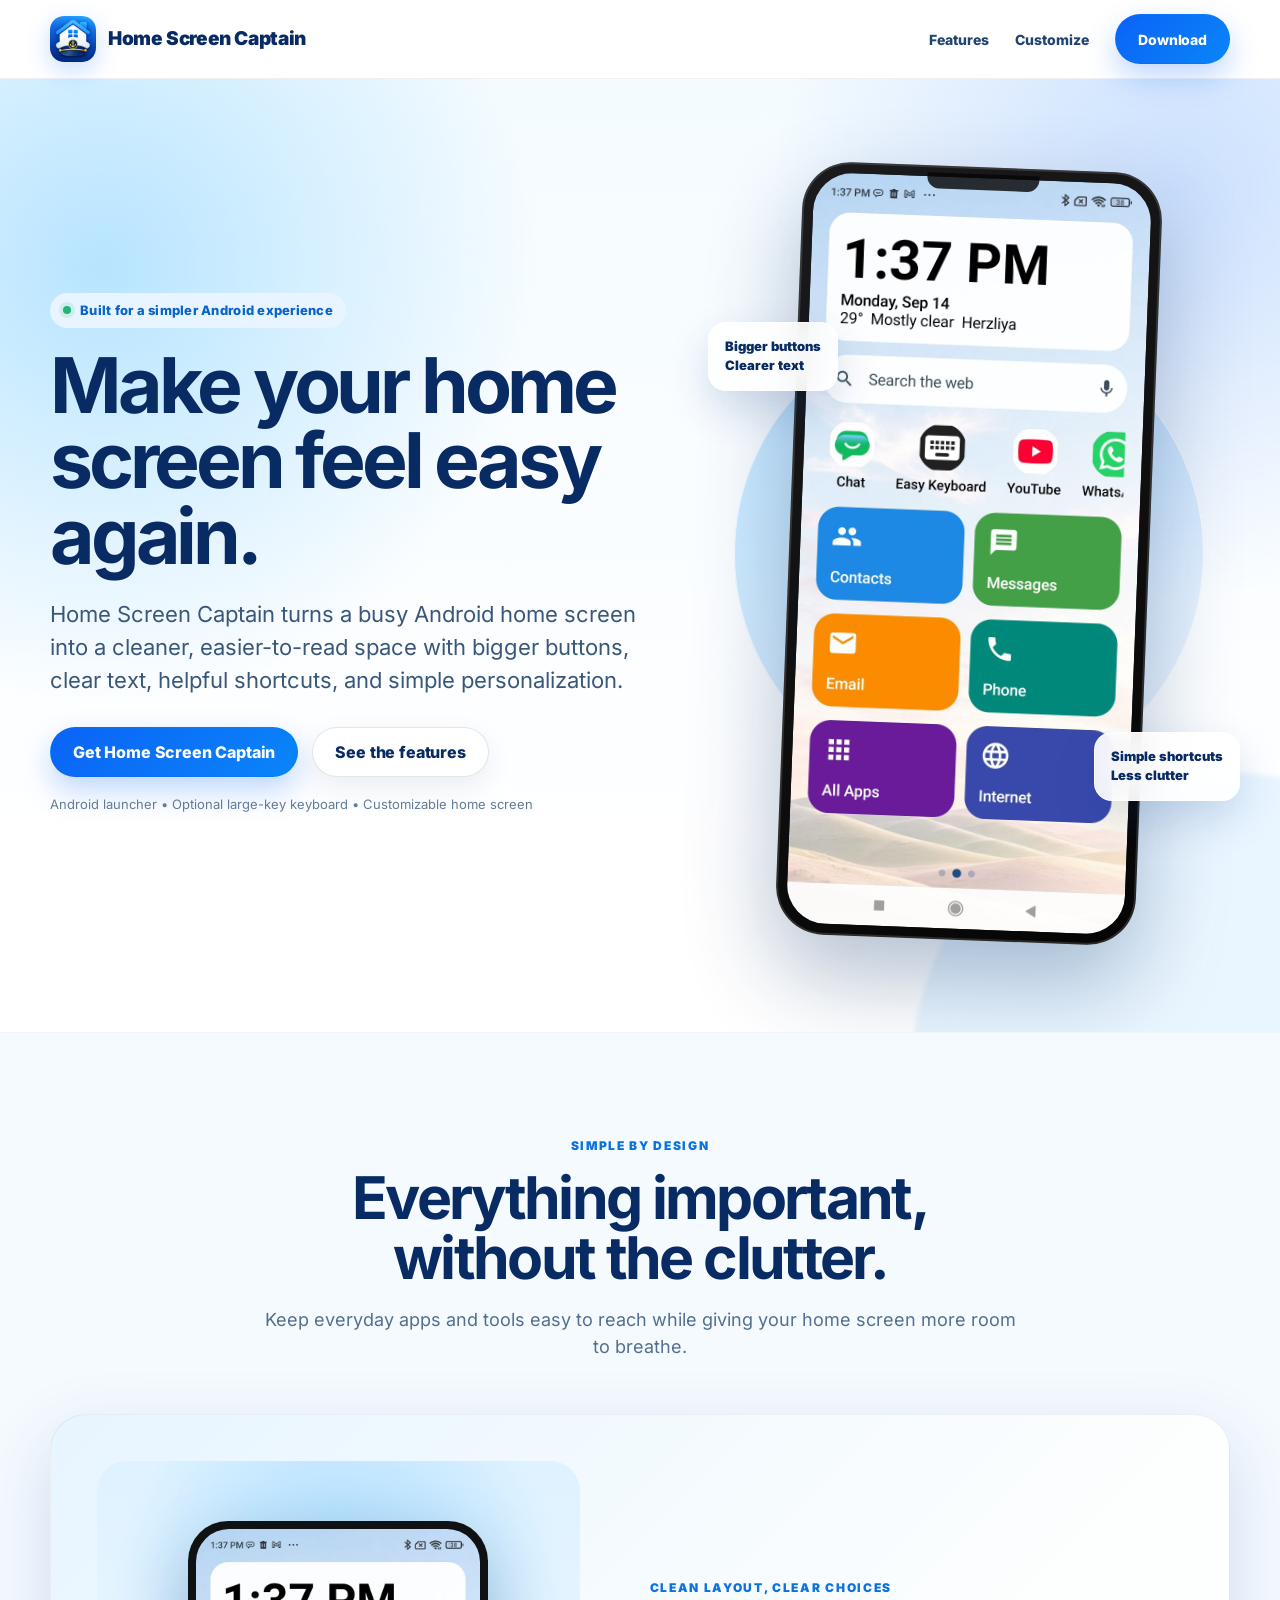
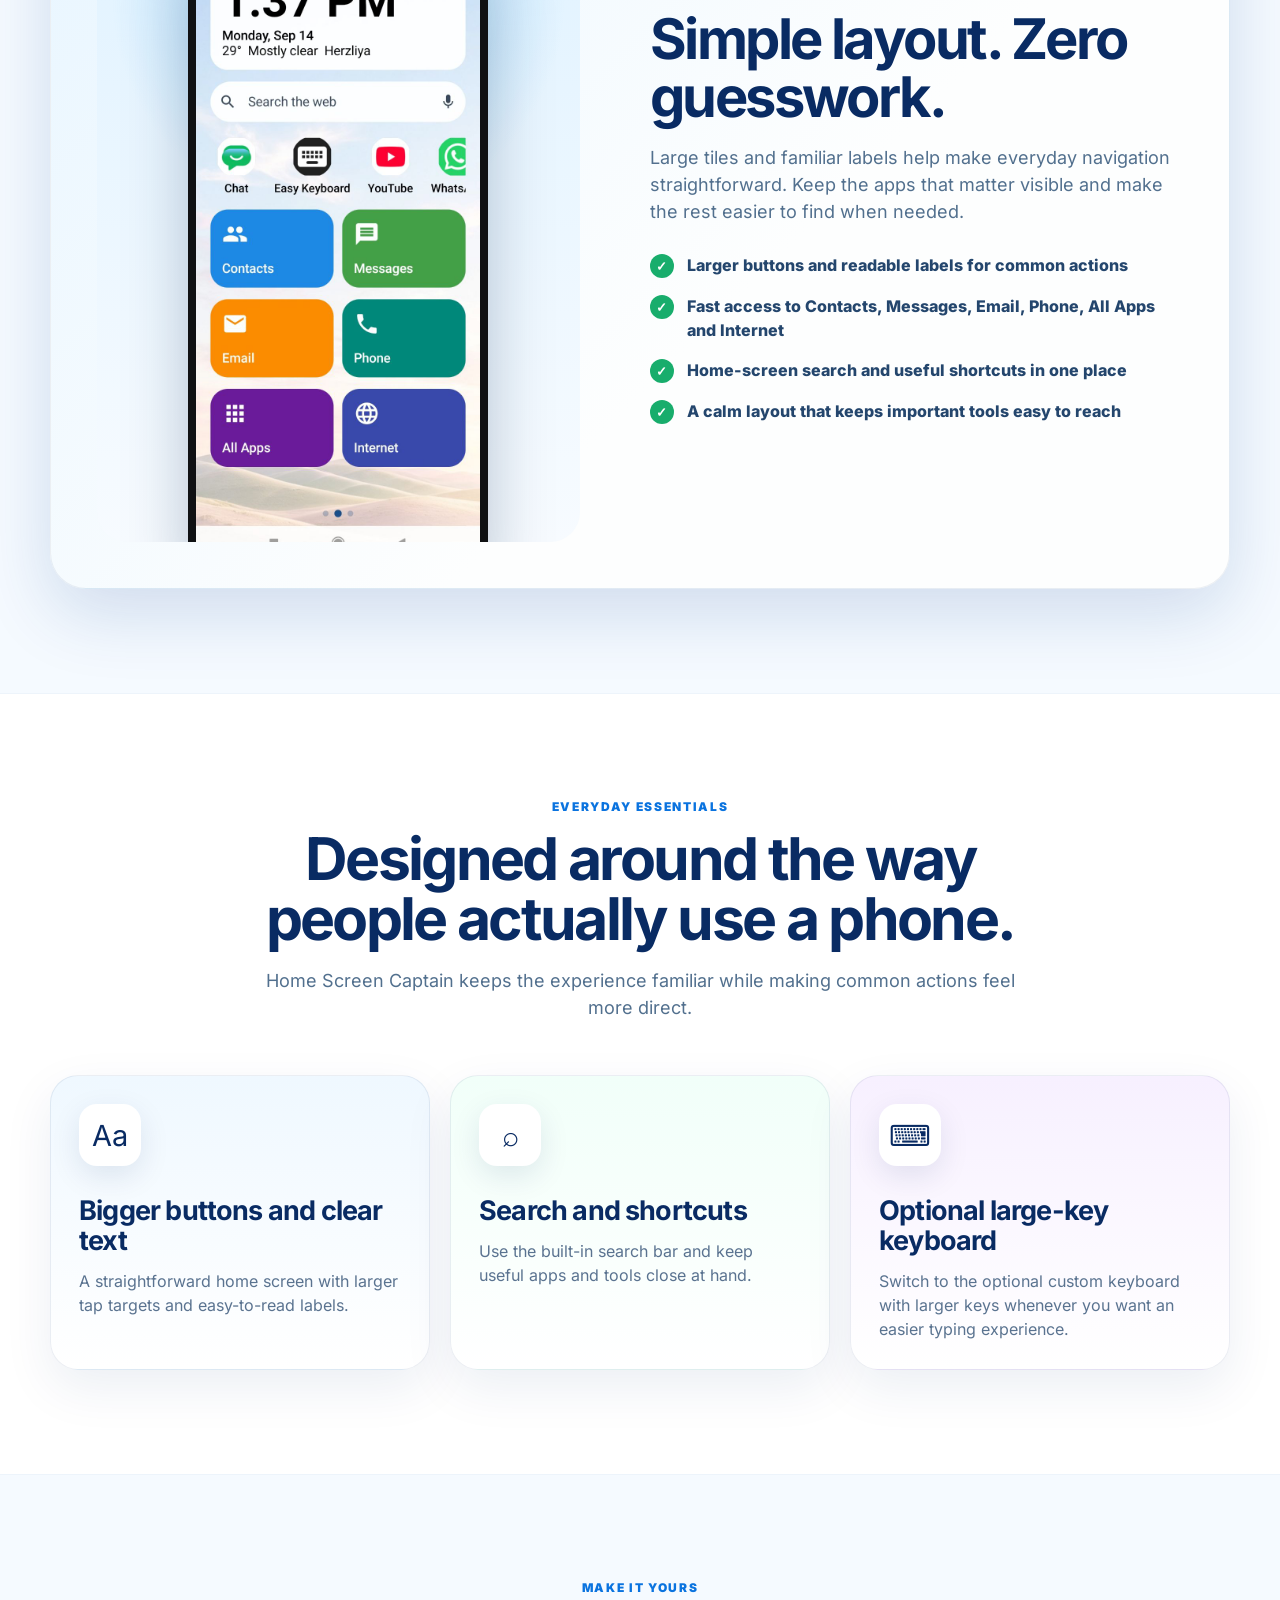
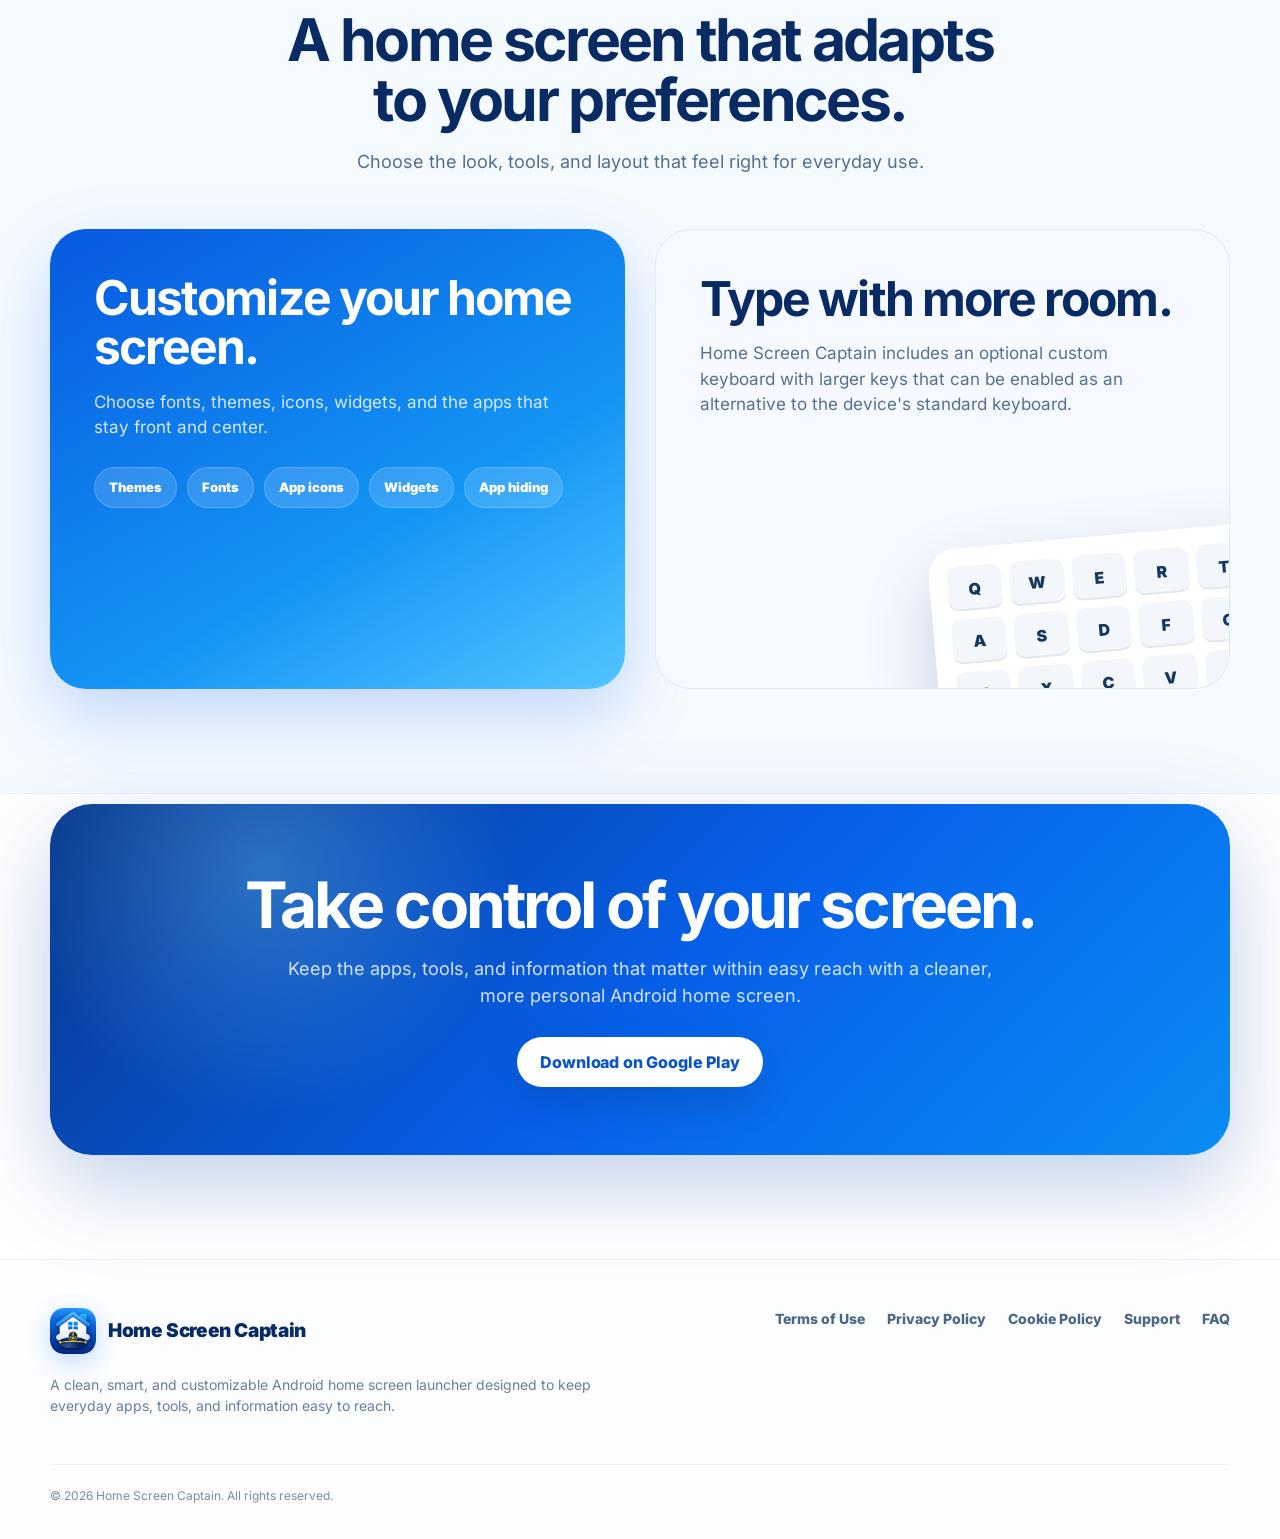
<file: index.html>
<!doctype html>
<html lang="en">
<head>
  <meta charset="utf-8" />
  <meta name="viewport" content="width=device-width, initial-scale=1" />
  <meta name="theme-color" content="#0b63f6" />
  <meta name="description" content="Home Screen Captain is a clean, customizable Android launcher with larger buttons, clear text, helpful shortcuts, widgets, and an optional large-key keyboard." />
  <title>Home Screen Captain | A Simpler Android Home Screen</title>
  <link rel="canonical" href="https://homescreencaptain.com/" />
  <link rel="icon" href="/assets/favicon.png" type="image/png" />
  <link rel="apple-touch-icon" href="/assets/apple-touch-icon.png" />
  <meta property="og:type" content="website" />
  <meta property="og:site_name" content="Home Screen Captain" />
  <meta property="og:title" content="Home Screen Captain | A Simpler Android Home Screen" />
  <meta property="og:description" content="Home Screen Captain is a clean, customizable Android launcher with larger buttons, clear text, helpful shortcuts, widgets, and an optional large-key keyboard." />
  <meta property="og:url" content="https://homescreencaptain.com/" />
  <meta property="og:image" content="https://homescreencaptain.com/assets/app-icon.png" />
  <meta name="twitter:card" content="summary" />
  <link rel="stylesheet" href="/assets/fonts.css" />

  <style>
    :root {
      --ink: #092b63;
      --ink-2: #21446f;
      --blue: #0b63f6;
      --blue-2: #3da6ff;
      --sky: #eaf6ff;
      --card: rgba(255,255,255,.88);
      --line: rgba(9,43,99,.09);
      --shadow: 0 24px 70px rgba(10,65,140,.16);
      --radius-xl: 36px;
      --radius-lg: 28px;
      --radius-md: 20px;
      --max: 1180px;
    }

    * { box-sizing: border-box; }
    html { scroll-behavior: smooth; }
    body {
      margin: 0;
      color: var(--ink);
      background: #fff;
      font-family: Inter, ui-sans-serif, -apple-system, BlinkMacSystemFont, "Segoe UI", Roboto, Helvetica, Arial, sans-serif;
      line-height: 1.5;
      -webkit-font-smoothing: antialiased;
      text-rendering: optimizeLegibility;
    }

    a { color: inherit; text-decoration: none; }
    img { max-width: 100%; display: block; }
    button, a { -webkit-tap-highlight-color: transparent; }

    .container {
      width: min(var(--max), calc(100% - 40px));
      margin: 0 auto;
    }

    .site-header {
      position: sticky;
      top: 0;
      z-index: 50;
      backdrop-filter: blur(18px);
      background: rgba(255,255,255,.84);
      border-bottom: 1px solid rgba(9,43,99,.07);
    }

    .nav {
      height: 78px;
      display: flex;
      align-items: center;
      justify-content: space-between;
      gap: 24px;
    }

    .brand {
      display: inline-flex;
      align-items: center;
      gap: 12px;
      font-weight: 850;
      letter-spacing: -.02em;
      font-size: 19px;
    }

    .brand img {
      width: 46px;
      height: 46px;
      border-radius: 14px;
      box-shadow: 0 8px 24px rgba(11,99,246,.22);
    }

    .nav-links {
      display: flex;
      align-items: center;
      gap: 26px;
      font-size: 14px;
      font-weight: 720;
      color: var(--ink-2);
    }

    .nav-links a:not(.btn):hover { color: var(--blue); }

    .btn {
      display: inline-flex;
      align-items: center;
      justify-content: center;
      gap: 10px;
      min-height: 50px;
      padding: 0 22px;
      border-radius: 999px;
      font-weight: 800;
      letter-spacing: -.01em;
      border: 1px solid transparent;
      transition: .2s ease;
    }

    .btn-primary {
      color: white;
      background: linear-gradient(135deg, var(--blue), #0a85f9);
      box-shadow: 0 13px 30px rgba(11,99,246,.26);
    }
    .btn-primary:hover { transform: translateY(-2px); box-shadow: 0 18px 36px rgba(11,99,246,.32); }

    .btn-soft {
      background: white;
      border-color: rgba(9,43,99,.12);
      box-shadow: 0 10px 28px rgba(9,43,99,.08);
    }
    .btn-soft:hover { border-color: rgba(11,99,246,.35); transform: translateY(-2px); }

    .hero {
      position: relative;
      overflow: hidden;
      padding: 88px 0 92px;
      background:
        radial-gradient(circle at 8% 20%, rgba(96,195,255,.42), transparent 31%),
        radial-gradient(circle at 92% 12%, rgba(11,99,246,.18), transparent 28%),
        linear-gradient(180deg, #f4fbff 0%, #ffffff 86%);
    }

    .hero::after {
      content: "";
      position: absolute;
      width: 620px;
      height: 620px;
      border-radius: 50%;
      right: -250px;
      bottom: -360px;
      background: rgba(83,181,255,.12);
      filter: blur(2px);
    }

    .hero-grid {
      position: relative;
      z-index: 1;
      display: grid;
      grid-template-columns: 1.06fr .94fr;
      gap: 70px;
      align-items: center;
    }

    .eyebrow {
      display: inline-flex;
      align-items: center;
      gap: 9px;
      padding: 8px 13px;
      border-radius: 999px;
      background: #e8f4ff;
      color: #0963c8;
      font-weight: 800;
      font-size: 13px;
      letter-spacing: .02em;
      margin-bottom: 20px;
    }

    .eyebrow-dot {
      width: 8px;
      height: 8px;
      border-radius: 50%;
      background: #22b573;
      box-shadow: 0 0 0 4px rgba(34,181,115,.12);
    }

    h1, h2, h3, p { margin-top: 0; }
    h1 {
      font-size: clamp(48px, 6vw, 82px);
      line-height: .98;
      letter-spacing: -.055em;
      margin-bottom: 24px;
      max-width: 800px;
    }

    .hero p {
      font-size: clamp(18px, 2.1vw, 22px);
      color: #395779;
      max-width: 670px;
      margin-bottom: 30px;
    }

    .hero-actions { display: flex; gap: 14px; flex-wrap: wrap; }

    .microcopy {
      margin-top: 18px;
      font-size: 13px;
      color: #647b98;
    }

    .phone-stage {
      min-height: 690px;
      display: grid;
      place-items: center;
      position: relative;
    }

    .halo {
      position: absolute;
      width: min(520px, 90%);
      aspect-ratio: 1;
      border-radius: 50%;
      background: linear-gradient(135deg, rgba(65,179,255,.30), rgba(11,99,246,.06));
      box-shadow: inset 0 0 0 1px rgba(255,255,255,.8);
    }

    .phone {
      position: relative;
      width: min(360px, 78vw);
      border-radius: 48px;
      padding: 11px;
      background: linear-gradient(145deg, #1b1b1d, #050505);
      box-shadow: 0 40px 90px rgba(10,49,103,.31), inset 0 0 0 2px rgba(255,255,255,.14);
      transform: rotate(2.2deg);
    }

    .phone::before {
      content: "";
      position: absolute;
      top: 7px;
      left: 50%;
      transform: translateX(-50%);
      width: 112px;
      height: 16px;
      border-radius: 0 0 12px 12px;
      background: #070708;
      z-index: 2;
      opacity: .82;
    }

    .phone img {
      width: 100%;
      border-radius: 39px;
      aspect-ratio: 720 / 1600;
      object-fit: cover;
    }

    .float-card {
      position: absolute;
      z-index: 3;
      padding: 14px 16px;
      border-radius: 18px;
      background: rgba(255,255,255,.91);
      backdrop-filter: blur(14px);
      box-shadow: 0 18px 42px rgba(10,65,140,.16);
      border: 1px solid rgba(255,255,255,.8);
      font-size: 13px;
      font-weight: 850;
      color: var(--ink);
    }
    .float-card.one { left: 0; top: 20%; }
    .float-card.two { right: -10px; bottom: 18%; }

    .section {
      padding: 104px 0;
    }

    .section-head {
      text-align: center;
      max-width: 760px;
      margin: 0 auto 54px;
    }

    .section-head h2 {
      font-size: clamp(38px, 4.6vw, 60px);
      line-height: 1.02;
      letter-spacing: -.045em;
      margin-bottom: 18px;
    }

    .section-head p {
      color: #52708e;
      font-size: 18px;
      margin-bottom: 0;
    }

    .feature-band {
      background: #f5faff;
      border-top: 1px solid #edf4fb;
      border-bottom: 1px solid #edf4fb;
    }

    .showcase {
      display: grid;
      grid-template-columns: .95fr 1.05fr;
      align-items: center;
      gap: 70px;
      padding: 46px;
      border-radius: var(--radius-xl);
      background: linear-gradient(135deg, #e7f5ff, #fdfefe 60%);
      box-shadow: var(--shadow);
      border: 1px solid rgba(9,43,99,.07);
    }

    .mini-phone-wrap {
      display: flex;
      justify-content: center;
      min-height: 550px;
      align-items: flex-end;
      overflow: hidden;
      border-radius: 30px;
      background:
        radial-gradient(circle at 50% 20%, rgba(79,186,255,.45), transparent 38%),
        linear-gradient(180deg,#dff2ff,#f7fbff);
      padding-top: 34px;
    }

    .mini-phone {
      width: 300px;
      padding: 8px;
      border-radius: 40px 40px 0 0;
      background: #101113;
      box-shadow: 0 28px 65px rgba(8,38,77,.26);
      transform: translateY(26px);
    }

    .mini-phone img {
      border-radius: 33px 33px 0 0;
      width: 100%;
    }

    .kicker {
      color: #0a73df;
      text-transform: uppercase;
      font-size: 12px;
      letter-spacing: .14em;
      font-weight: 900;
      margin-bottom: 13px;
    }

    .showcase h2 {
      font-size: clamp(37px, 4.4vw, 56px);
      line-height: 1.04;
      letter-spacing: -.045em;
      margin-bottom: 18px;
    }

    .showcase p { color: #52708e; font-size: 18px; }

    .checklist {
      display: grid;
      gap: 16px;
      margin: 28px 0 0;
    }

    .check {
      display: flex;
      gap: 13px;
      align-items: flex-start;
      font-weight: 760;
      color: #24466d;
    }
    .check span:first-child {
      flex: 0 0 auto;
      width: 24px;
      height: 24px;
      border-radius: 50%;
      display: grid;
      place-items: center;
      color: #fff;
      background: #18ad6c;
      font-size: 13px;
      margin-top: 1px;
    }

    .cards {
      display: grid;
      grid-template-columns: repeat(3, 1fr);
      gap: 20px;
    }

    .card {
      position: relative;
      border-radius: var(--radius-lg);
      overflow: hidden;
      padding: 28px;
      background: white;
      border: 1px solid rgba(9,43,99,.08);
      box-shadow: 0 18px 50px rgba(8,49,110,.08);
      display: flex;
      flex-direction: column;
    }

    .card:nth-child(1) { background: linear-gradient(180deg, #eff8ff, #fff); }
    .card:nth-child(2) { background: linear-gradient(180deg, #f1fff9, #fff); }
    .card:nth-child(3) { background: linear-gradient(180deg, #f7f0ff, #fff); }

    .icon-box {
      width: 62px;
      height: 62px;
      display: grid;
      place-items: center;
      border-radius: 18px;
      background: white;
      box-shadow: 0 10px 30px rgba(9,43,99,.10);
      font-size: 29px;
      margin-bottom: 30px;
    }

    .card h3 {
      font-size: 27px;
      line-height: 1.1;
      letter-spacing: -.03em;
      margin-bottom: 13px;
    }
    .card p { color: #5a7390; margin-bottom: 0; }

    .personalize {
      display: grid;
      grid-template-columns: 1fr 1fr;
      gap: 30px;
      align-items: stretch;
    }

    .personal-card {
      border-radius: var(--radius-xl);
      padding: 44px;
      min-height: 460px;
      overflow: hidden;
      position: relative;
    }

    .personal-card.blue {
      color: white;
      background: linear-gradient(150deg, #0759df, #1495f5 62%, #52c4ff);
      box-shadow: 0 26px 70px rgba(7,89,223,.22);
    }
    .personal-card.soft {
      background: #f6f9ff;
      border: 1px solid rgba(9,43,99,.08);
    }

    .personal-card h3 {
      font-size: clamp(33px, 4vw, 48px);
      line-height: 1.03;
      letter-spacing: -.04em;
      max-width: 480px;
      margin-bottom: 18px;
    }
    .personal-card p { max-width: 500px; font-size: 17px; }
    .personal-card.blue p { color: rgba(255,255,255,.82); }
    .personal-card.soft p { color: #56718f; }

    .chips { display: flex; flex-wrap: wrap; gap: 10px; margin-top: 26px; }
    .chip {
      border-radius: 999px;
      padding: 10px 14px;
      font-size: 13px;
      font-weight: 850;
      background: rgba(255,255,255,.15);
      border: 1px solid rgba(255,255,255,.20);
    }
    .soft .chip { background: white; border-color: rgba(9,43,99,.09); color: var(--ink-2); }

    .keyboard-visual {
      position: absolute;
      right: -45px;
      bottom: -35px;
      width: 340px;
      padding: 18px;
      border-radius: 28px;
      background: rgba(255,255,255,.96);
      box-shadow: 0 30px 70px rgba(8,46,100,.20);
      display: grid;
      grid-template-columns: repeat(5, 1fr);
      gap: 8px;
      transform: rotate(-5deg);
    }

    .key {
      height: 45px;
      border-radius: 10px;
      display: grid;
      place-items: center;
      color: #15385f;
      font-weight: 900;
      background: #f3f7fb;
      box-shadow: inset 0 -2px 0 rgba(11,42,80,.08);
    }

    .cta-wrap { padding-top: 10px; }
    .cta {
      border-radius: 42px;
      padding: 68px 50px;
      text-align: center;
      color: white;
      background:
        radial-gradient(circle at 18% 18%, rgba(127,216,255,.30), transparent 25%),
        linear-gradient(135deg, #07368a, #075fe8 52%, #0a8cf4);
      box-shadow: 0 30px 90px rgba(7,67,168,.25);
      overflow: hidden;
      position: relative;
    }

    .cta h2 {
      font-size: clamp(40px, 5vw, 64px);
      line-height: 1.02;
      letter-spacing: -.045em;
      margin-bottom: 18px;
    }
    .cta p { color: rgba(255,255,255,.82); max-width: 720px; margin: 0 auto 28px; font-size: 18px; }
    .cta .btn { background: white; color: #0a54cb; box-shadow: 0 15px 40px rgba(0,0,0,.12); }

    footer {
      padding: 48px 0 34px;
      border-top: 1px solid #edf2f7;
      background: #fbfdff;
    }

    .footer-top {
      display: grid;
      grid-template-columns: 1.5fr 1fr;
      gap: 30px;
      align-items: start;
    }
    .footer-copy { color: #67809b; max-width: 560px; font-size: 14px; margin-top: 14px; }
    .footer-links {
      display: flex;
      justify-content: flex-end;
      gap: 22px;
      flex-wrap: wrap;
      font-size: 14px;
      font-weight: 760;
      color: #4d6682;
    }
    .copyright {
      margin-top: 34px;
      padding-top: 22px;
      border-top: 1px solid #edf2f7;
      color: #7b8da2;
      font-size: 12px;
    }

    @media (max-width: 980px) {
      .nav-links a:not(.btn) { display: none; }
      .hero { padding-top: 68px; }
      .hero-grid, .showcase, .personalize { grid-template-columns: 1fr; }
      .hero-grid { gap: 30px; }
      .phone-stage { min-height: 610px; }
      .float-card.one { left: 5%; }
      .float-card.two { right: 4%; }
      .showcase { padding: 30px; }
      .cards { grid-template-columns: 1fr; }
      .personal-card { min-height: 400px; }
      .footer-top { grid-template-columns: 1fr; }
      .footer-links { justify-content: flex-start; }
    }

    @media (max-width: 640px) {
      .container { width: min(100% - 24px, var(--max)); }
      .nav { height: 68px; }
      .brand { font-size: 16px; }
      .brand img { width: 40px; height: 40px; border-radius: 12px; }
      .nav-links .btn { min-height: 42px; padding: 0 16px; font-size: 13px; }
      .hero { padding: 54px 0 66px; }
      .hero p { font-size: 17px; }
      .hero-actions .btn { width: 100%; }
      .phone-stage { min-height: 560px; }
      .float-card { display: none; }
      .section { padding: 76px 0; }
      .section-head { margin-bottom: 34px; }
      .showcase { border-radius: 26px; padding: 22px; gap: 34px; }
      .mini-phone-wrap { min-height: 470px; }
      .mini-phone { width: 265px; }
      .card { padding: 24px; }
      .personal-card { padding: 30px; border-radius: 28px; }
      .keyboard-visual { width: 270px; right: -70px; }
      .cta { padding: 50px 24px; border-radius: 30px; }
      .footer-links { gap: 14px 18px; }
    }
  </style>
</head>
<body>
  <header class="site-header">
    <div class="container nav">
      <a class="brand" href="/" aria-label="Home Screen Captain home">
        <img src="/assets/app-icon.png" alt="Home Screen Captain app icon" />
        <span>Home Screen Captain</span>
      </a>
      <nav class="nav-links" aria-label="Main navigation">
        <a href="#features">Features</a>
        <a href="#customize">Customize</a>
        <a target="_blank" rel="noopener noreferrer" class="btn btn-primary" href="https://play.google.com/store/apps/details?id=com.homescreencaptain.launcher">Download</a>
      </nav>
    </div>
  </header>

  <main id="top">
    <section class="hero">
      <div class="container hero-grid">
        <div>
          <div class="eyebrow"><span class="eyebrow-dot"></span> Built for a simpler Android experience</div>
          <h1>Make your home screen feel easy again.</h1>
          <p>Home Screen Captain turns a busy Android home screen into a cleaner, easier-to-read space with bigger buttons, clear text, helpful shortcuts, and simple personalization.</p>
          <div class="hero-actions">
            <a target="_blank" rel="noopener noreferrer" class="btn btn-primary" href="https://play.google.com/store/apps/details?id=com.homescreencaptain.launcher">Get Home Screen Captain</a>
            <a class="btn btn-soft" href="#features">See the features</a>
          </div>
          <div class="microcopy">Android launcher • Optional large-key keyboard • Customizable home screen</div>
        </div>

        <div class="phone-stage" aria-label="Home Screen Captain app preview">
          <div class="halo"></div>
          <div class="float-card one">Bigger buttons<br />Clearer text</div>
          <div class="float-card two">Simple shortcuts<br />Less clutter</div>
          <div class="phone">
            <img src="/assets/app-screen.jpg" alt="Home Screen Captain home screen showing large buttons for Contacts, Messages, Email, Phone, All Apps and Internet" />
          </div>
        </div>
      </div>
    </section>

    <section class="section feature-band" id="features">
      <div class="container">
        <div class="section-head">
          <div class="kicker">Simple by design</div>
          <h2>Everything important, without the clutter.</h2>
          <p>Keep everyday apps and tools easy to reach while giving your home screen more room to breathe.</p>
        </div>

        <div class="showcase">
          <div class="mini-phone-wrap">
            <div class="mini-phone">
              <img src="/assets/app-screen.jpg" alt="Home Screen Captain launcher interface" />
            </div>
          </div>
          <div>
            <div class="kicker">Clean layout, clear choices</div>
            <h2>Simple layout. Zero guesswork.</h2>
            <p>Large tiles and familiar labels help make everyday navigation straightforward. Keep the apps that matter visible and make the rest easier to find when needed.</p>
            <div class="checklist">
              <div class="check"><span>✓</span><div>Larger buttons and readable labels for common actions</div></div>
              <div class="check"><span>✓</span><div>Fast access to Contacts, Messages, Email, Phone, All Apps and Internet</div></div>
              <div class="check"><span>✓</span><div>Home-screen search and useful shortcuts in one place</div></div>
              <div class="check"><span>✓</span><div>A calm layout that keeps important tools easy to reach</div></div>
            </div>
          </div>
        </div>
      </div>
    </section>

    <section class="section">
      <div class="container">
        <div class="section-head">
          <div class="kicker">Everyday essentials</div>
          <h2>Designed around the way people actually use a phone.</h2>
          <p>Home Screen Captain keeps the experience familiar while making common actions feel more direct.</p>
        </div>

        <div class="cards">
          <article class="card">
            <div class="icon-box" aria-hidden="true">Aa</div>
            <h3>Bigger buttons and clear text</h3>
            <p>A straightforward home screen with larger tap targets and easy-to-read labels.</p>
          </article>

          <article class="card">
            <div class="icon-box" aria-hidden="true">⌕</div>
            <h3>Search and shortcuts</h3>
            <p>Use the built-in search bar and keep useful apps and tools close at hand.</p>
          </article>

          <article class="card">
            <div class="icon-box" aria-hidden="true">⌨</div>
            <h3>Optional large-key keyboard</h3>
            <p>Switch to the optional custom keyboard with larger keys whenever you want an easier typing experience.</p>
          </article>
        </div>
      </div>
    </section>

    <section class="section feature-band" id="customize">
      <div class="container">
        <div class="section-head">
          <div class="kicker">Make it yours</div>
          <h2>A home screen that adapts to your preferences.</h2>
          <p>Choose the look, tools, and layout that feel right for everyday use.</p>
        </div>

        <div class="personalize">
          <article class="personal-card blue">
            <h3>Customize your home screen.</h3>
            <p>Choose fonts, themes, icons, widgets, and the apps that stay front and center.</p>
            <div class="chips">
              <span class="chip">Themes</span>
              <span class="chip">Fonts</span>
              <span class="chip">App icons</span>
              <span class="chip">Widgets</span>
              <span class="chip">App hiding</span>
            </div>
          </article>

          <article class="personal-card soft">
            <h3>Type with more room.</h3>
            <p>Home Screen Captain includes an optional custom keyboard with larger keys that can be enabled as an alternative to the device's standard keyboard.</p>
            <div class="keyboard-visual" aria-hidden="true">
              <div class="key">Q</div><div class="key">W</div><div class="key">E</div><div class="key">R</div><div class="key">T</div>
              <div class="key">A</div><div class="key">S</div><div class="key">D</div><div class="key">F</div><div class="key">G</div>
              <div class="key">Z</div><div class="key">X</div><div class="key">C</div><div class="key">V</div><div class="key">B</div>
            </div>
          </article>
        </div>
      </div>
    </section>

    <section class="section cta-wrap" id="download">
      <div class="container">
        <div class="cta">
          <h2>Take control of your screen.</h2>
          <p>Keep the apps, tools, and information that matter within easy reach with a cleaner, more personal Android home screen.</p>
          <a target="_blank" rel="noopener noreferrer" class="btn" href="https://play.google.com/store/apps/details?id=com.homescreencaptain.launcher">Download on Google Play</a>
        </div>
      </div>
    </section>
  </main>

  <footer>
    <div class="container">
      <div class="footer-top">
        <div>
          <a class="brand" href="/">
            <img src="/assets/app-icon.png" alt="" />
            <span>Home Screen Captain</span>
          </a>
          <p class="footer-copy">A clean, smart, and customizable Android home screen launcher designed to keep everyday apps, tools, and information easy to reach.</p>
        </div>
        <div class="footer-links">
          <a href="/terms">Terms of Use</a>
          <a href="/privacy">Privacy Policy</a>
          <a href="/cookies">Cookie Policy</a>
          <a href="/support">Support</a>
          <a href="/faq">FAQ</a>
        </div>
      </div>
      <div class="copyright">© 2026 Home Screen Captain. All rights reserved.</div>
    </div>
  </footer>
</body>
</html>
</file>
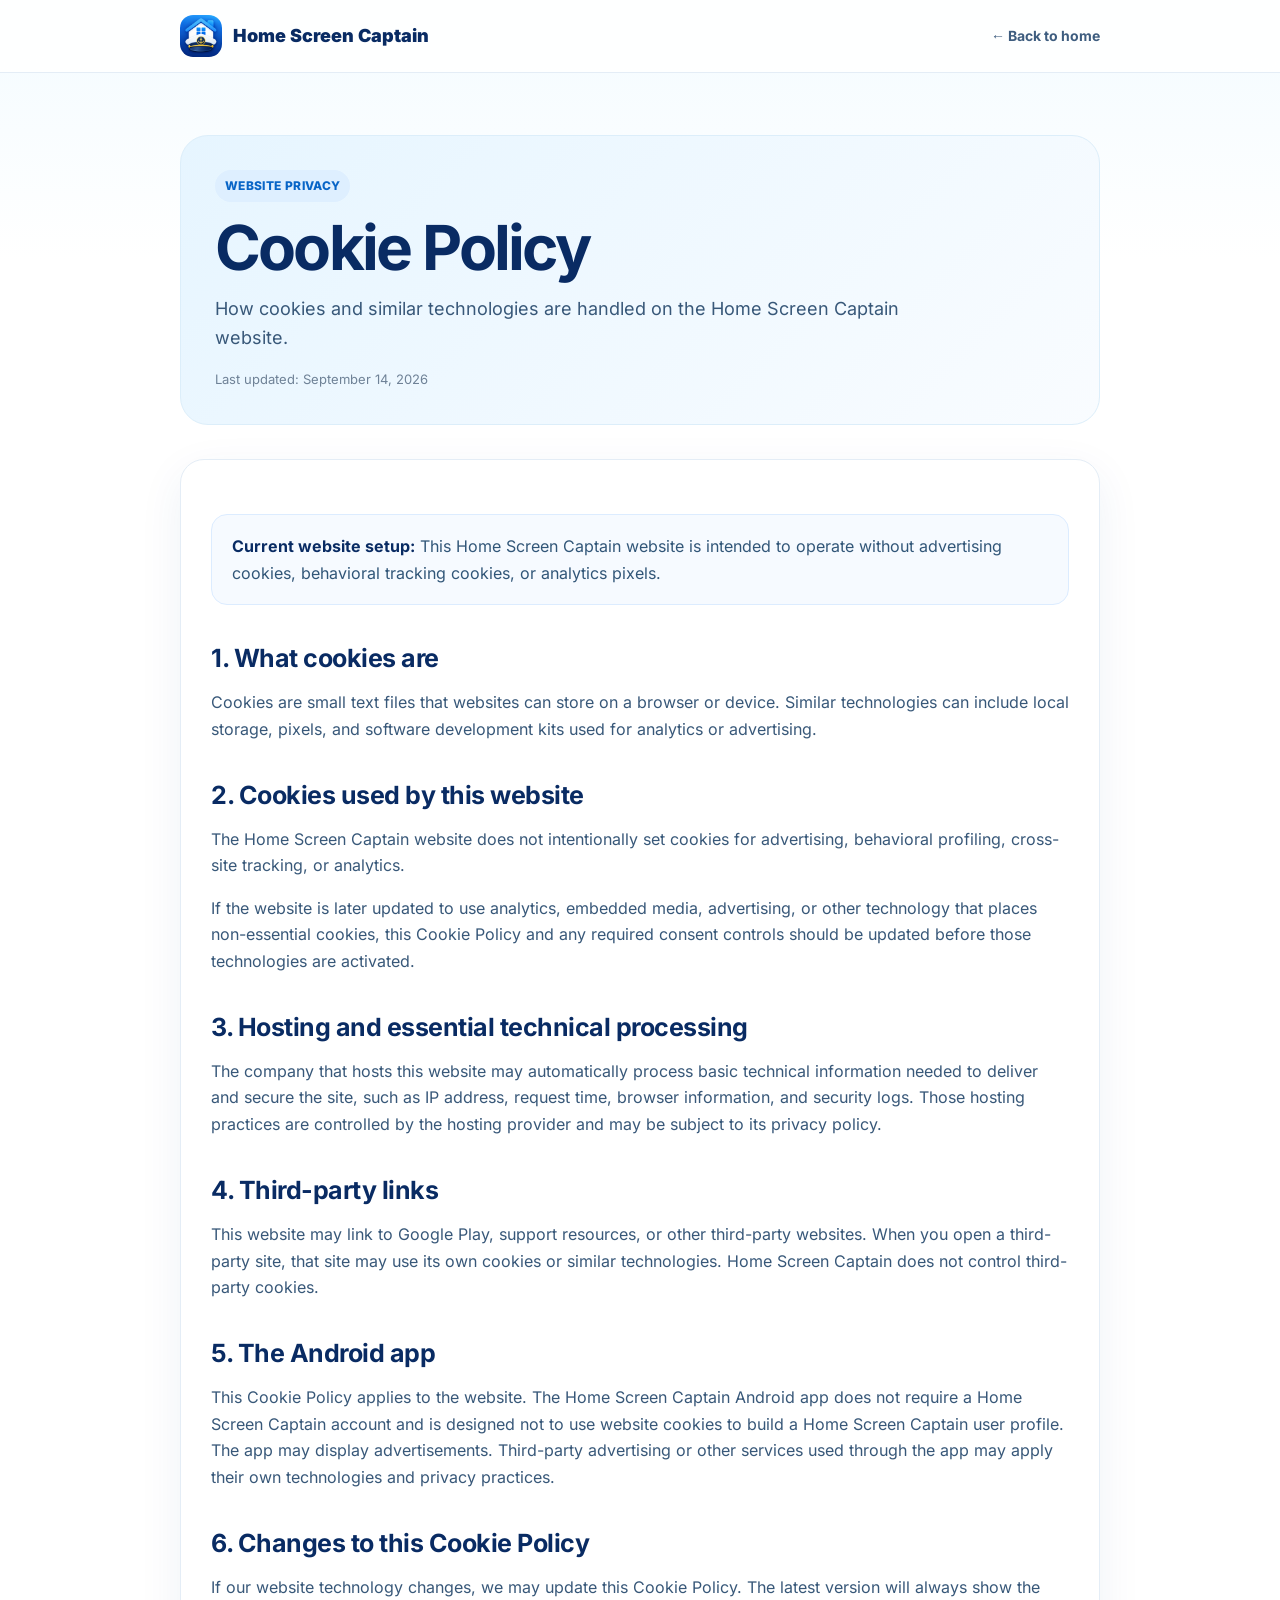
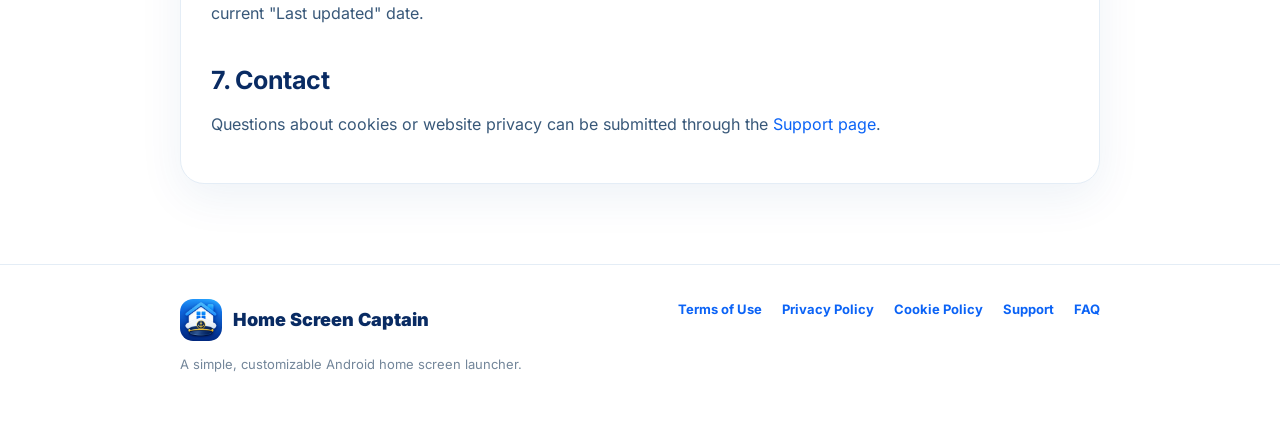
<file: cookies.html>
<!doctype html>
<html lang="en">
<head>
  <meta charset="utf-8">
  <meta name="viewport" content="width=device-width,initial-scale=1">
  <meta name="theme-color" content="#0b63f6">
  <meta name="description" content="Cookie Policy for the Home Screen Captain website.">
  <title>Cookie Policy | Home Screen Captain</title>
  <link rel="canonical" href="https://homescreencaptain.com/cookies">
  <link rel="icon" href="/assets/favicon.png" type="image/png">
  <link rel="apple-touch-icon" href="/assets/apple-touch-icon.png">
  <link rel="stylesheet" href="/assets/fonts.css">
  <link rel="stylesheet" href="/assets/legal.css">
</head>
<body>
<header>
  <div class="wrap nav">
    <a class="brand" href="/">
      <img src="/assets/app-icon.png" alt="Home Screen Captain app icon">
      <span>Home Screen Captain</span>
    </a>
    <a class="back" href="/">← Back to home</a>
  </div>
</header>
<main>
  <div class="wrap">
    <section class="hero">
      <div class="kicker">Website privacy</div>
      <h1>Cookie Policy</h1>
      <p class="lead">How cookies and similar technologies are handled on the Home Screen Captain website.</p>
      <div class="updated">Last updated: September 14, 2026</div>
    </section>
    <article class="card">
      
<div class="notice"><strong>Current website setup:</strong> This Home Screen Captain website is intended to operate without advertising cookies, behavioral tracking cookies, or analytics pixels.</div>

<h2>1. What cookies are</h2>
<p>Cookies are small text files that websites can store on a browser or device. Similar technologies can include local storage, pixels, and software development kits used for analytics or advertising.</p>

<h2>2. Cookies used by this website</h2>
<p>The Home Screen Captain website does not intentionally set cookies for advertising, behavioral profiling, cross-site tracking, or analytics.</p>

<p>If the website is later updated to use analytics, embedded media, advertising, or other technology that places non-essential cookies, this Cookie Policy and any required consent controls should be updated before those technologies are activated.</p>

<h2>3. Hosting and essential technical processing</h2>
<p>The company that hosts this website may automatically process basic technical information needed to deliver and secure the site, such as IP address, request time, browser information, and security logs. Those hosting practices are controlled by the hosting provider and may be subject to its privacy policy.</p>

<h2>4. Third-party links</h2>
<p>This website may link to Google Play, support resources, or other third-party websites. When you open a third-party site, that site may use its own cookies or similar technologies. Home Screen Captain does not control third-party cookies.</p>

<h2>5. The Android app</h2>
<p>This Cookie Policy applies to the website. The Home Screen Captain Android app does not require a Home Screen Captain account and is designed not to use website cookies to build a Home Screen Captain user profile. The app may display advertisements. Third-party advertising or other services used through the app may apply their own technologies and privacy practices.</p>

<h2>6. Changes to this Cookie Policy</h2>
<p>If our website technology changes, we may update this Cookie Policy. The latest version will always show the current "Last updated" date.</p>

<h2>7. Contact</h2>
<p>Questions about cookies or website privacy can be submitted through the <a href="/support">Support page</a>.</p>

    </article>
  </div>
</main>
<footer>
  <div class="wrap footer">
    <div>
      <a class="brand" href="/">
        <img src="/assets/app-icon.png" alt="">
        <span>Home Screen Captain</span>
      </a>
      <p class="small">A simple, customizable Android home screen launcher.</p>
    </div>
    <div class="footer-links">
      <a href="/terms">Terms of Use</a>
      <a href="/privacy">Privacy Policy</a>
      <a href="/cookies">Cookie Policy</a>
      <a href="/support">Support</a>
      <a href="/faq">FAQ</a>
    </div>
  </div>
</footer>
</body>
</html>
</file>
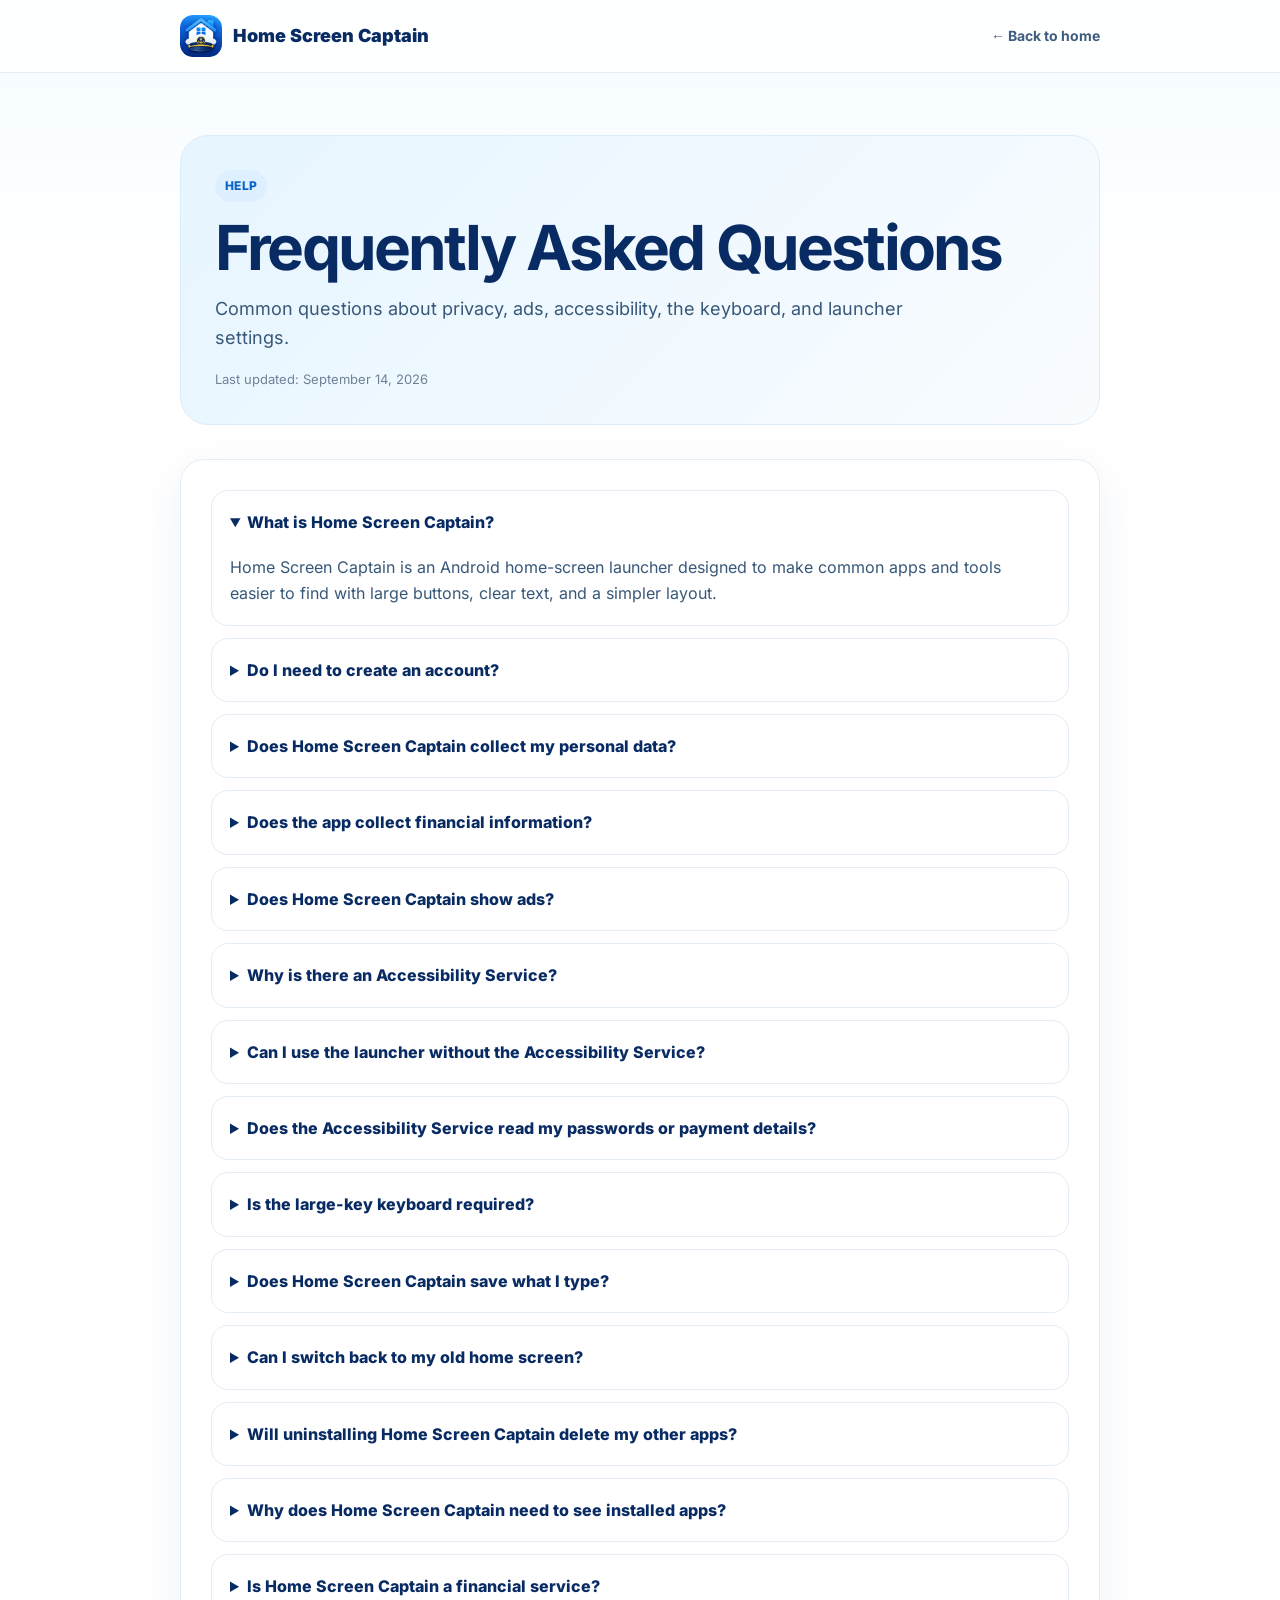
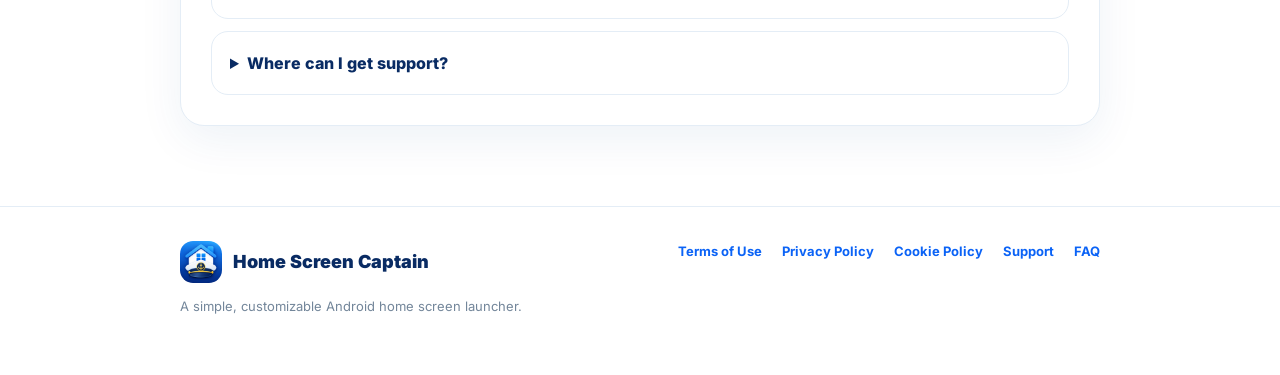
<file: faq.html>
<!doctype html>
<html lang="en">
<head>
  <meta charset="utf-8">
  <meta name="viewport" content="width=device-width,initial-scale=1">
  <meta name="theme-color" content="#0b63f6">
  <meta name="description" content="Frequently asked questions about Home Screen Captain.">
  <title>FAQ | Home Screen Captain</title>
  <link rel="canonical" href="https://homescreencaptain.com/faq">
  <link rel="icon" href="/assets/favicon.png" type="image/png">
  <link rel="apple-touch-icon" href="/assets/apple-touch-icon.png">
  <link rel="stylesheet" href="/assets/fonts.css">
  <link rel="stylesheet" href="/assets/legal.css">
</head>
<body>
<header>
  <div class="wrap nav">
    <a class="brand" href="/">
      <img src="/assets/app-icon.png" alt="Home Screen Captain app icon">
      <span>Home Screen Captain</span>
    </a>
    <a class="back" href="/">← Back to home</a>
  </div>
</header>
<main>
  <div class="wrap">
    <section class="hero">
      <div class="kicker">Help</div>
      <h1>Frequently Asked Questions</h1>
      <p class="lead">Common questions about privacy, ads, accessibility, the keyboard, and launcher settings.</p>
      <div class="updated">Last updated: September 14, 2026</div>
    </section>
    <article class="card">
      
<div class="faq">
<details open>
  <summary>What is Home Screen Captain?</summary>
  <p>Home Screen Captain is an Android home-screen launcher designed to make common apps and tools easier to find with large buttons, clear text, and a simpler layout.</p>
</details>
<details>
  <summary>Do I need to create an account?</summary>
  <p>No. Home Screen Captain does not require registration, sign-up, or a Home Screen Captain account for its core launcher features.</p>
</details>
<details>
  <summary>Does Home Screen Captain collect my personal data?</summary>
  <p>Home Screen Captain is designed so that the app itself does not collect or store personal information about users. The app may display ads, and third-party services used to provide those ads may process limited technical information under their own privacy policies.</p>
</details>
<details>
  <summary>Does the app collect financial information?</summary>
  <p>No. Home Screen Captain is not a financial service and does not ask for bank, credit-card, loan, investment, insurance, or payment-account information to provide its launcher features.</p>
</details>
<details>
  <summary>Does Home Screen Captain show ads?</summary>
  <p>Home Screen Captain may display advertisements in some versions of the app. Ads may be provided by third-party services and are separate from the app's core launcher features.</p>
</details>
<details>
  <summary>Why is there an Accessibility Service?</summary>
  <p>The optional Accessibility Service supports a shopping-assistance feature. When enabled with your permission, it can recognize supported shopping pages in a supported browser so relevant coupon codes or offers can be displayed. It is not required for the basic launcher.</p>
</details>
<details>
  <summary>Can I use the launcher without the Accessibility Service?</summary>
  <p>Yes. The Accessibility Service is optional and can be declined or disabled in Android settings.</p>
</details>
<details>
  <summary>Does the Accessibility Service read my passwords or payment details?</summary>
  <p>It is not intended or permitted to be used for that purpose. Home Screen Captain uses the service only for the disclosed shopping-assistance feature and does not use it to collect passwords, payment-card details, or a general browsing history.</p>
</details>
<details>
  <summary>Is the large-key keyboard required?</summary>
  <p>No. The Home Screen Captain keyboard is optional. You can keep using your existing Android keyboard.</p>
</details>
<details>
  <summary>Does Home Screen Captain save what I type?</summary>
  <p>Home Screen Captain is designed not to collect, transmit, or store the content typed through its optional keyboard.</p>
</details>
<details>
  <summary>Can I switch back to my old home screen?</summary>
  <p>Yes. Open Android Settings and choose another default Home app or launcher. You can also uninstall Home Screen Captain.</p>
</details>
<details>
  <summary>Will uninstalling Home Screen Captain delete my other apps?</summary>
  <p>No. Uninstalling a launcher does not uninstall the other apps installed on your device.</p>
</details>
<details>
  <summary>Why does Home Screen Captain need to see installed apps?</summary>
  <p>A launcher needs to identify apps on the device so it can display app icons, shortcuts, and an All Apps view. Home Screen Captain uses this information for launcher functionality and does not use it to build a personal advertising profile.</p>
</details>
<details>
  <summary>Is Home Screen Captain a financial service?</summary>
  <p>No. It is a home-screen and device-customization utility. It does not provide loans, banking, investments, insurance, payments, or financial advice.</p>
</details>
<details>
  <summary>Where can I get support?</summary>
  <p>Visit the <a href="/support">Support page</a> and use the developer support contact listed on the official Google Play page.</p>
</details>
</div>

    </article>
  </div>
</main>
<footer>
  <div class="wrap footer">
    <div>
      <a class="brand" href="/">
        <img src="/assets/app-icon.png" alt="">
        <span>Home Screen Captain</span>
      </a>
      <p class="small">A simple, customizable Android home screen launcher.</p>
    </div>
    <div class="footer-links">
      <a href="/terms">Terms of Use</a>
      <a href="/privacy">Privacy Policy</a>
      <a href="/cookies">Cookie Policy</a>
      <a href="/support">Support</a>
      <a href="/faq">FAQ</a>
    </div>
  </div>
</footer>
</body>
</html>
</file>
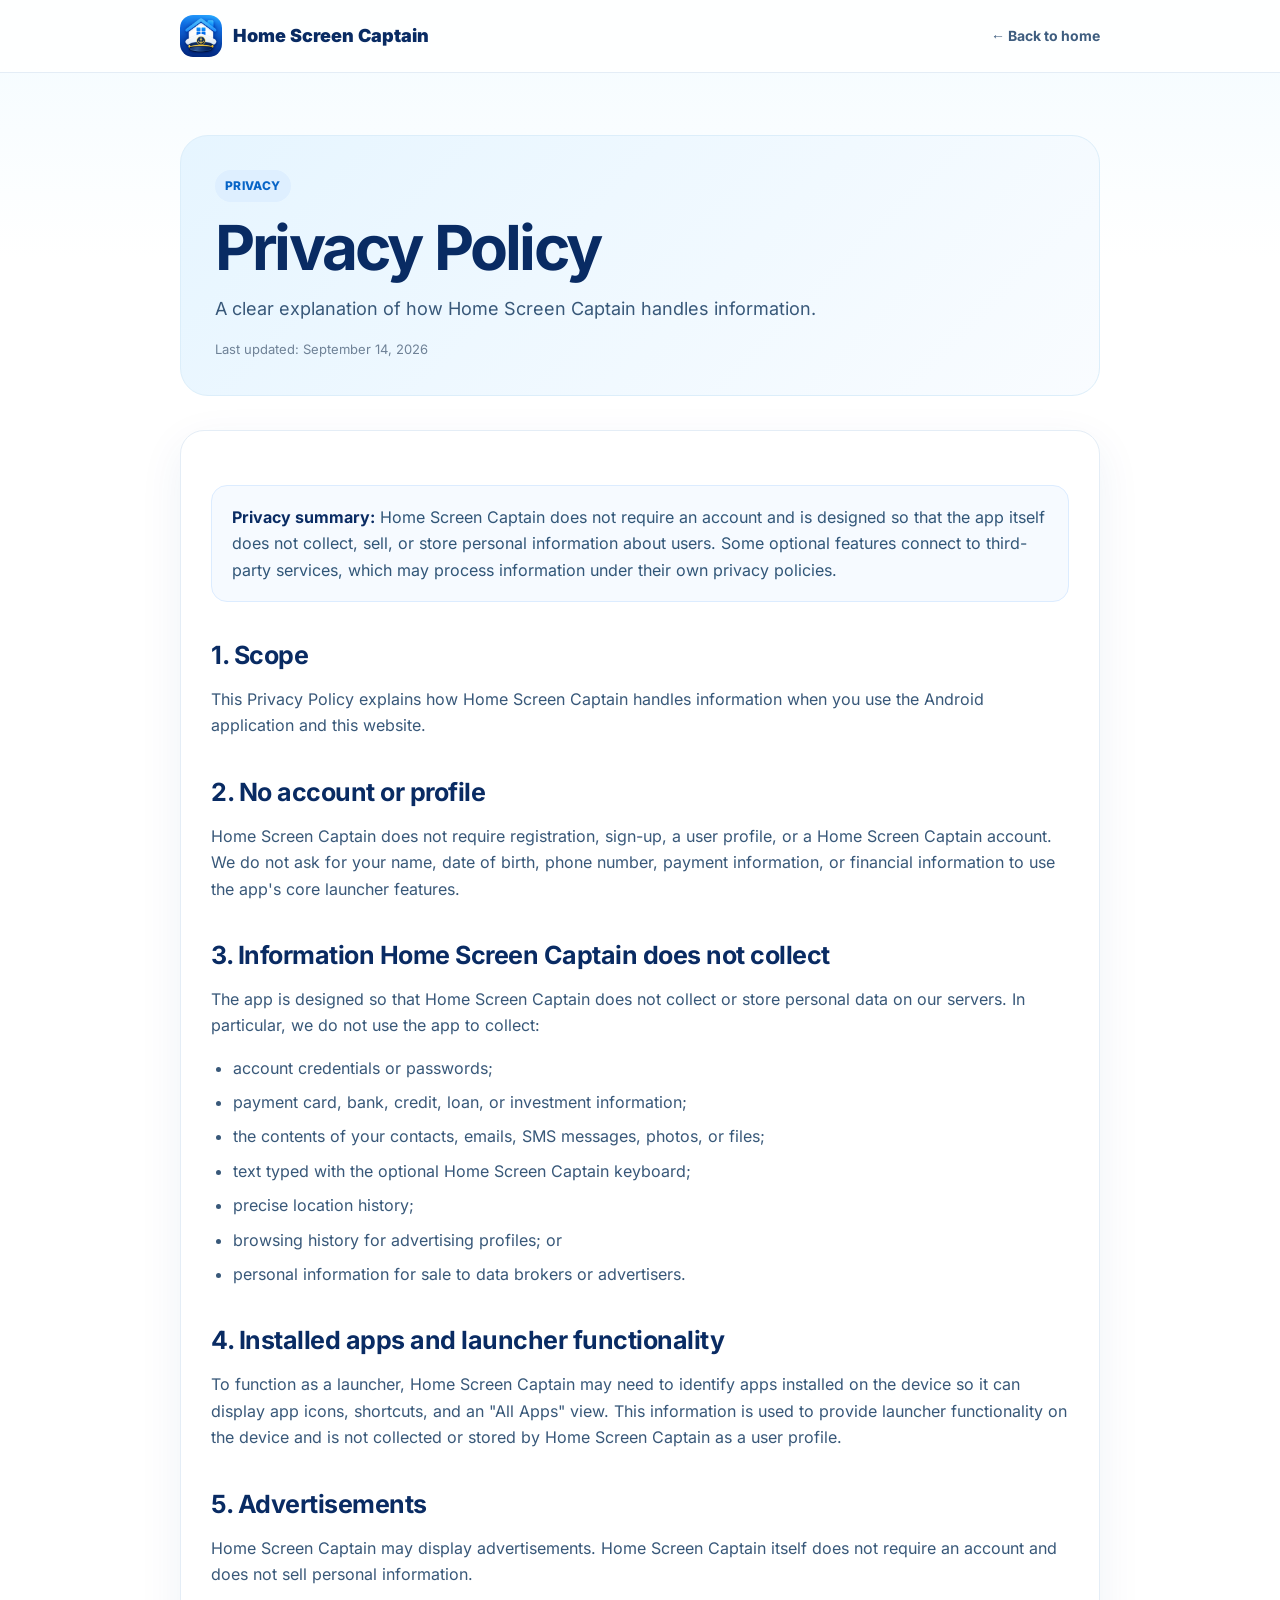
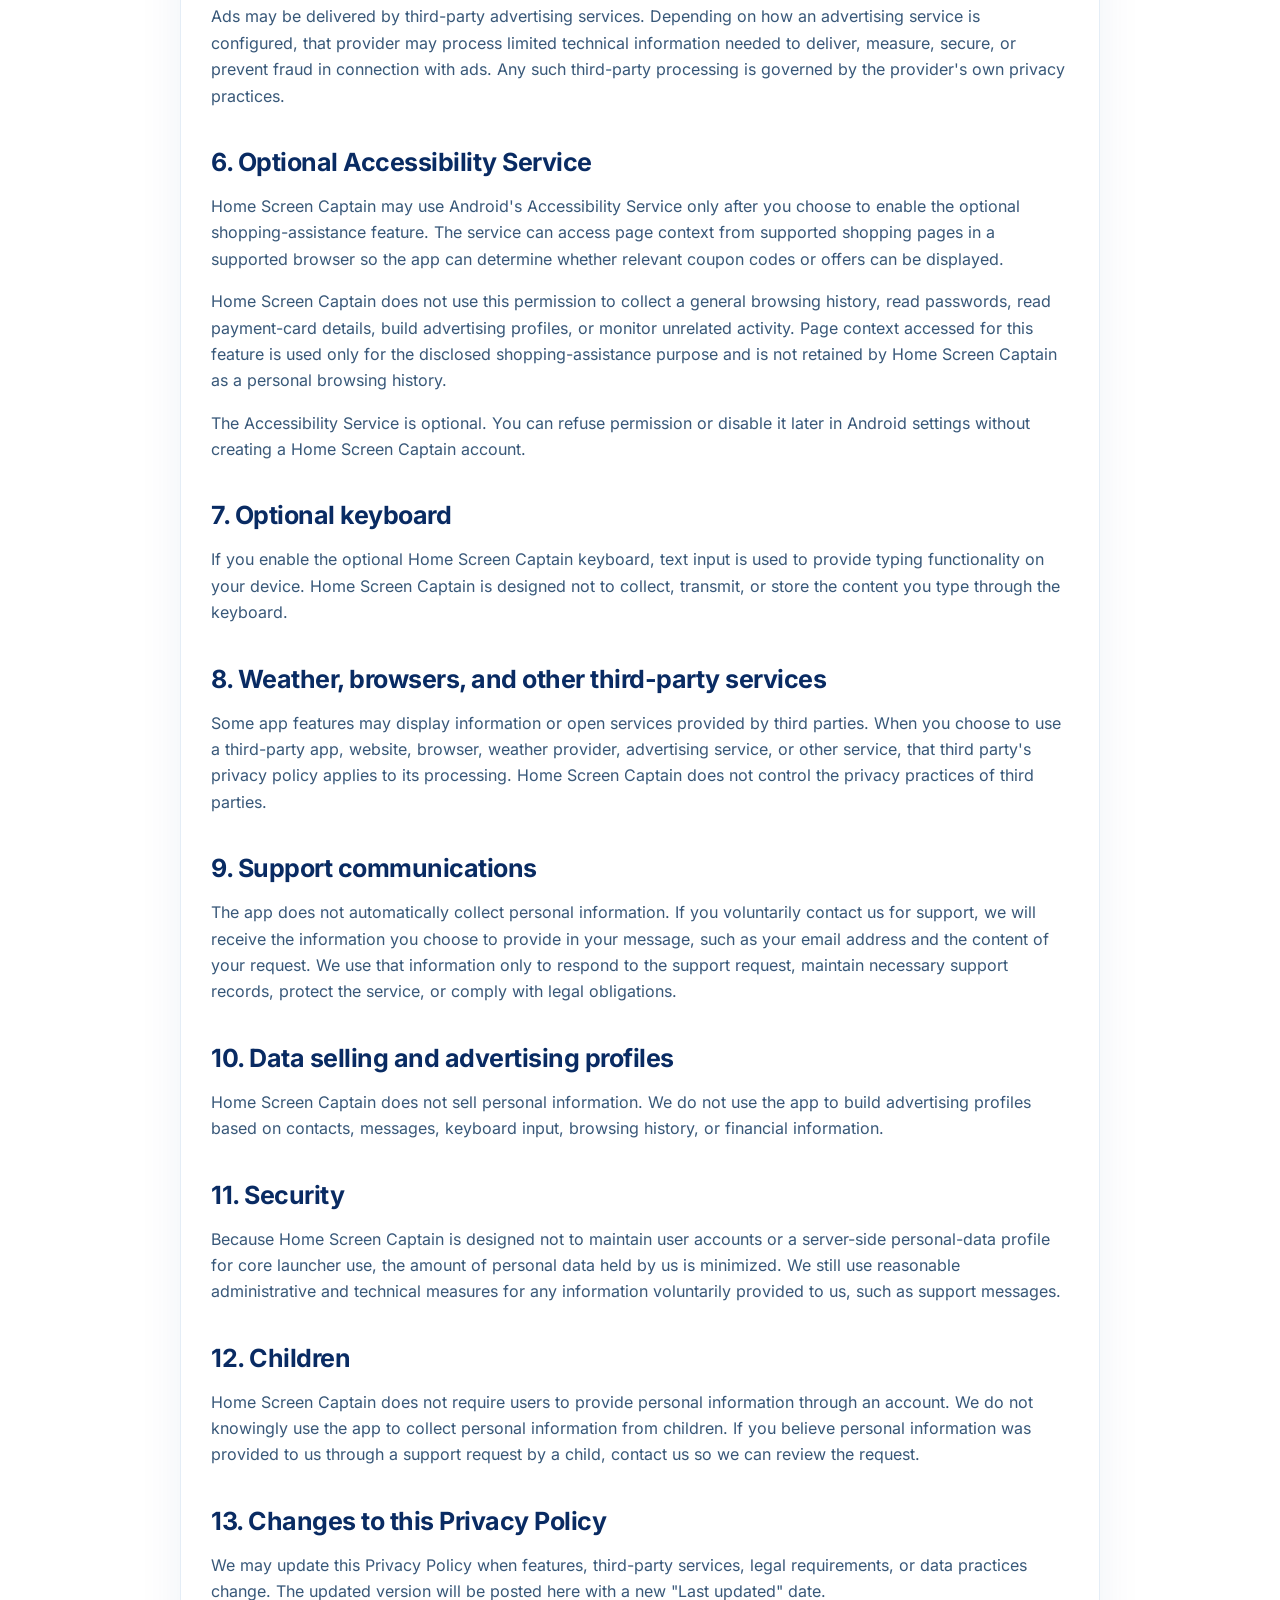
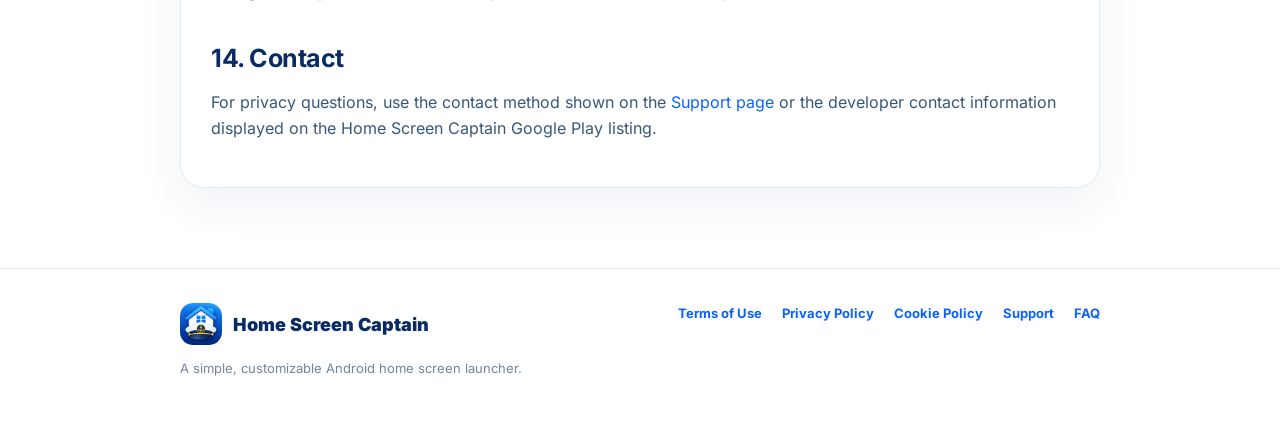
<file: privacy.html>
<!doctype html>
<html lang="en">
<head>
  <meta charset="utf-8">
  <meta name="viewport" content="width=device-width,initial-scale=1">
  <meta name="theme-color" content="#0b63f6">
  <meta name="description" content="Privacy Policy for the Home Screen Captain Android app and website.">
  <title>Privacy Policy | Home Screen Captain</title>
  <link rel="canonical" href="https://homescreencaptain.com/privacy">
  <link rel="icon" href="/assets/favicon.png" type="image/png">
  <link rel="apple-touch-icon" href="/assets/apple-touch-icon.png">
  <link rel="stylesheet" href="/assets/fonts.css">
  <link rel="stylesheet" href="/assets/legal.css">
</head>
<body>
<header>
  <div class="wrap nav">
    <a class="brand" href="/">
      <img src="/assets/app-icon.png" alt="Home Screen Captain app icon">
      <span>Home Screen Captain</span>
    </a>
    <a class="back" href="/">← Back to home</a>
  </div>
</header>
<main>
  <div class="wrap">
    <section class="hero">
      <div class="kicker">Privacy</div>
      <h1>Privacy Policy</h1>
      <p class="lead">A clear explanation of how Home Screen Captain handles information.</p>
      <div class="updated">Last updated: September 14, 2026</div>
    </section>
    <article class="card">
      
<div class="notice"><strong>Privacy summary:</strong> Home Screen Captain does not require an account and is designed so that the app itself does not collect, sell, or store personal information about users. Some optional features connect to third-party services, which may process information under their own privacy policies.</div>

<h2>1. Scope</h2>
<p>This Privacy Policy explains how Home Screen Captain handles information when you use the Android application and this website.</p>

<h2>2. No account or profile</h2>
<p>Home Screen Captain does not require registration, sign-up, a user profile, or a Home Screen Captain account. We do not ask for your name, date of birth, phone number, payment information, or financial information to use the app's core launcher features.</p>

<h2>3. Information Home Screen Captain does not collect</h2>
<p>The app is designed so that Home Screen Captain does not collect or store personal data on our servers. In particular, we do not use the app to collect:</p>
<ul>
  <li>account credentials or passwords;</li>
  <li>payment card, bank, credit, loan, or investment information;</li>
  <li>the contents of your contacts, emails, SMS messages, photos, or files;</li>
  <li>text typed with the optional Home Screen Captain keyboard;</li>
  <li>precise location history;</li>
  <li>browsing history for advertising profiles; or</li>
  <li>personal information for sale to data brokers or advertisers.</li>
</ul>

<h2>4. Installed apps and launcher functionality</h2>
<p>To function as a launcher, Home Screen Captain may need to identify apps installed on the device so it can display app icons, shortcuts, and an "All Apps" view. This information is used to provide launcher functionality on the device and is not collected or stored by Home Screen Captain as a user profile.</p>

<h2>5. Advertisements</h2>
<p>Home Screen Captain may display advertisements. Home Screen Captain itself does not require an account and does not sell personal information.</p>

<p>Ads may be delivered by third-party advertising services. Depending on how an advertising service is configured, that provider may process limited technical information needed to deliver, measure, secure, or prevent fraud in connection with ads. Any such third-party processing is governed by the provider's own privacy practices.</p>

<h2>6. Optional Accessibility Service</h2>
<p>Home Screen Captain may use Android's Accessibility Service only after you choose to enable the optional shopping-assistance feature. The service can access page context from supported shopping pages in a supported browser so the app can determine whether relevant coupon codes or offers can be displayed.</p>

<p>Home Screen Captain does not use this permission to collect a general browsing history, read passwords, read payment-card details, build advertising profiles, or monitor unrelated activity. Page context accessed for this feature is used only for the disclosed shopping-assistance purpose and is not retained by Home Screen Captain as a personal browsing history.</p>

<p>The Accessibility Service is optional. You can refuse permission or disable it later in Android settings without creating a Home Screen Captain account.</p>

<h2>7. Optional keyboard</h2>
<p>If you enable the optional Home Screen Captain keyboard, text input is used to provide typing functionality on your device. Home Screen Captain is designed not to collect, transmit, or store the content you type through the keyboard.</p>

<h2>8. Weather, browsers, and other third-party services</h2>
<p>Some app features may display information or open services provided by third parties. When you choose to use a third-party app, website, browser, weather provider, advertising service, or other service, that third party's privacy policy applies to its processing. Home Screen Captain does not control the privacy practices of third parties.</p>

<h2>9. Support communications</h2>
<p>The app does not automatically collect personal information. If you voluntarily contact us for support, we will receive the information you choose to provide in your message, such as your email address and the content of your request. We use that information only to respond to the support request, maintain necessary support records, protect the service, or comply with legal obligations.</p>

<h2>10. Data selling and advertising profiles</h2>
<p>Home Screen Captain does not sell personal information. We do not use the app to build advertising profiles based on contacts, messages, keyboard input, browsing history, or financial information.</p>

<h2>11. Security</h2>
<p>Because Home Screen Captain is designed not to maintain user accounts or a server-side personal-data profile for core launcher use, the amount of personal data held by us is minimized. We still use reasonable administrative and technical measures for any information voluntarily provided to us, such as support messages.</p>

<h2>12. Children</h2>
<p>Home Screen Captain does not require users to provide personal information through an account. We do not knowingly use the app to collect personal information from children. If you believe personal information was provided to us through a support request by a child, contact us so we can review the request.</p>

<h2>13. Changes to this Privacy Policy</h2>
<p>We may update this Privacy Policy when features, third-party services, legal requirements, or data practices change. The updated version will be posted here with a new "Last updated" date.</p>

<h2>14. Contact</h2>
<p>For privacy questions, use the contact method shown on the <a href="/support">Support page</a> or the developer contact information displayed on the Home Screen Captain Google Play listing.</p>

    </article>
  </div>
</main>
<footer>
  <div class="wrap footer">
    <div>
      <a class="brand" href="/">
        <img src="/assets/app-icon.png" alt="">
        <span>Home Screen Captain</span>
      </a>
      <p class="small">A simple, customizable Android home screen launcher.</p>
    </div>
    <div class="footer-links">
      <a href="/terms">Terms of Use</a>
      <a href="/privacy">Privacy Policy</a>
      <a href="/cookies">Cookie Policy</a>
      <a href="/support">Support</a>
      <a href="/faq">FAQ</a>
    </div>
  </div>
</footer>
</body>
</html>
</file>
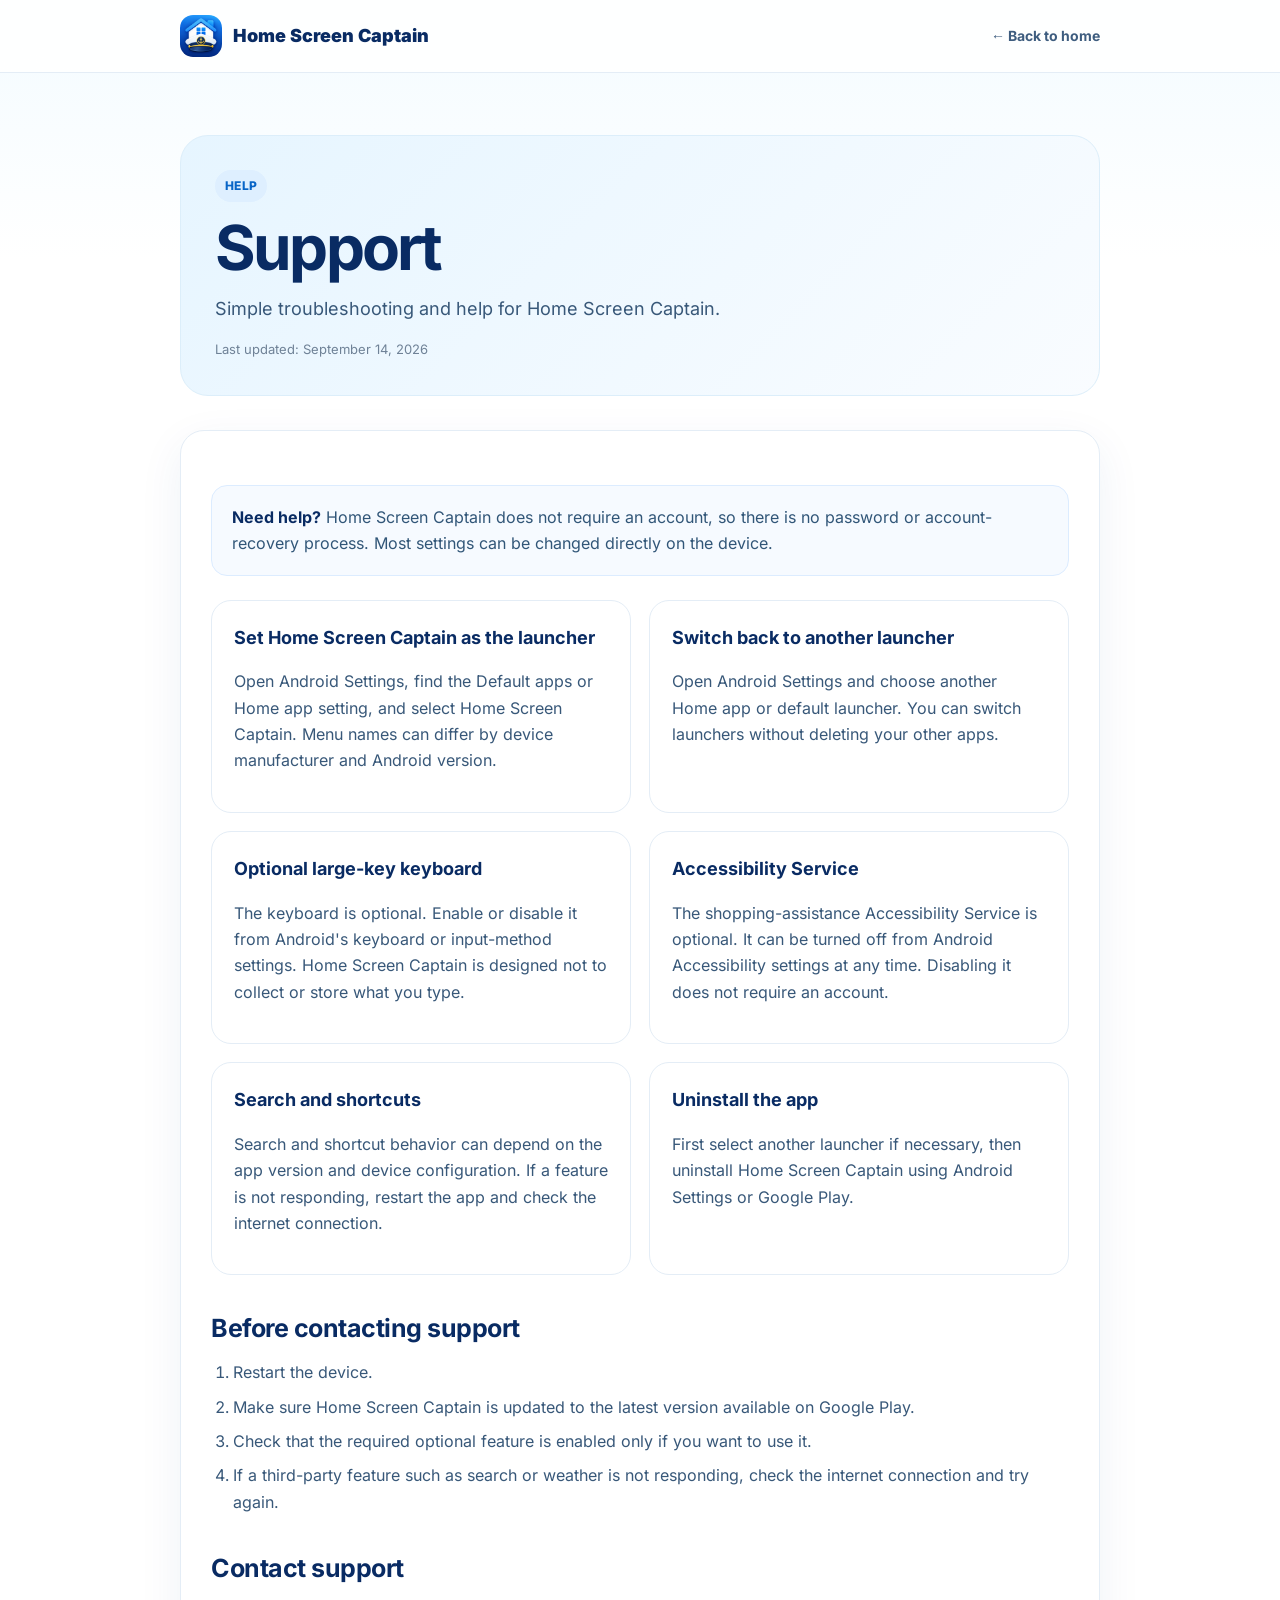
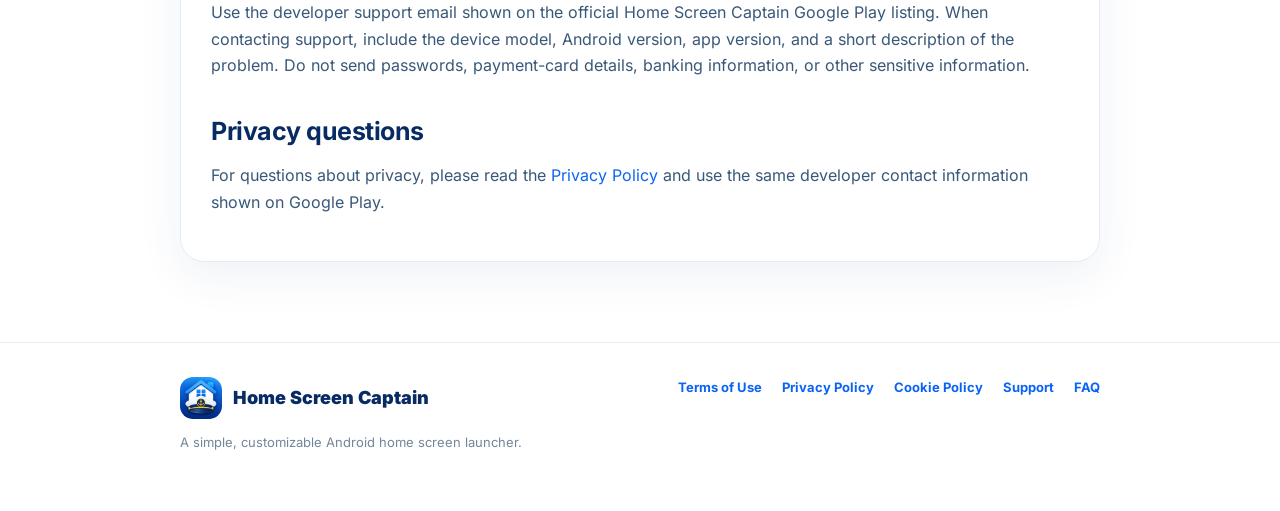
<file: support.html>
<!doctype html>
<html lang="en">
<head>
  <meta charset="utf-8">
  <meta name="viewport" content="width=device-width,initial-scale=1">
  <meta name="theme-color" content="#0b63f6">
  <meta name="description" content="Support and troubleshooting for Home Screen Captain.">
  <title>Support | Home Screen Captain</title>
  <link rel="canonical" href="https://homescreencaptain.com/support">
  <link rel="icon" href="/assets/favicon.png" type="image/png">
  <link rel="apple-touch-icon" href="/assets/apple-touch-icon.png">
  <link rel="stylesheet" href="/assets/fonts.css">
  <link rel="stylesheet" href="/assets/legal.css">
</head>
<body>
<header>
  <div class="wrap nav">
    <a class="brand" href="/">
      <img src="/assets/app-icon.png" alt="Home Screen Captain app icon">
      <span>Home Screen Captain</span>
    </a>
    <a class="back" href="/">← Back to home</a>
  </div>
</header>
<main>
  <div class="wrap">
    <section class="hero">
      <div class="kicker">Help</div>
      <h1>Support</h1>
      <p class="lead">Simple troubleshooting and help for Home Screen Captain.</p>
      <div class="updated">Last updated: September 14, 2026</div>
    </section>
    <article class="card">
      
<div class="notice"><strong>Need help?</strong> Home Screen Captain does not require an account, so there is no password or account-recovery process. Most settings can be changed directly on the device.</div>

<div class="support-grid">
  <section class="support-box">
    <h3>Set Home Screen Captain as the launcher</h3>
    <p>Open Android Settings, find the Default apps or Home app setting, and select Home Screen Captain. Menu names can differ by device manufacturer and Android version.</p>
  </section>
  <section class="support-box">
    <h3>Switch back to another launcher</h3>
    <p>Open Android Settings and choose another Home app or default launcher. You can switch launchers without deleting your other apps.</p>
  </section>
  <section class="support-box">
    <h3>Optional large-key keyboard</h3>
    <p>The keyboard is optional. Enable or disable it from Android's keyboard or input-method settings. Home Screen Captain is designed not to collect or store what you type.</p>
  </section>
  <section class="support-box">
    <h3>Accessibility Service</h3>
    <p>The shopping-assistance Accessibility Service is optional. It can be turned off from Android Accessibility settings at any time. Disabling it does not require an account.</p>
  </section>
  <section class="support-box">
    <h3>Search and shortcuts</h3>
    <p>Search and shortcut behavior can depend on the app version and device configuration. If a feature is not responding, restart the app and check the internet connection.</p>
  </section>
  <section class="support-box">
    <h3>Uninstall the app</h3>
    <p>First select another launcher if necessary, then uninstall Home Screen Captain using Android Settings or Google Play.</p>
  </section>
</div>

<h2>Before contacting support</h2>
<ol>
  <li>Restart the device.</li>
  <li>Make sure Home Screen Captain is updated to the latest version available on Google Play.</li>
  <li>Check that the required optional feature is enabled only if you want to use it.</li>
  <li>If a third-party feature such as search or weather is not responding, check the internet connection and try again.</li>
</ol>

<h2>Contact support</h2>
<p>Use the developer support email shown on the official Home Screen Captain Google Play listing. When contacting support, include the device model, Android version, app version, and a short description of the problem. Do not send passwords, payment-card details, banking information, or other sensitive information.</p>

<h2>Privacy questions</h2>
<p>For questions about privacy, please read the <a href="/privacy">Privacy Policy</a> and use the same developer contact information shown on Google Play.</p>

    </article>
  </div>
</main>
<footer>
  <div class="wrap footer">
    <div>
      <a class="brand" href="/">
        <img src="/assets/app-icon.png" alt="">
        <span>Home Screen Captain</span>
      </a>
      <p class="small">A simple, customizable Android home screen launcher.</p>
    </div>
    <div class="footer-links">
      <a href="/terms">Terms of Use</a>
      <a href="/privacy">Privacy Policy</a>
      <a href="/cookies">Cookie Policy</a>
      <a href="/support">Support</a>
      <a href="/faq">FAQ</a>
    </div>
  </div>
</footer>
</body>
</html>
</file>
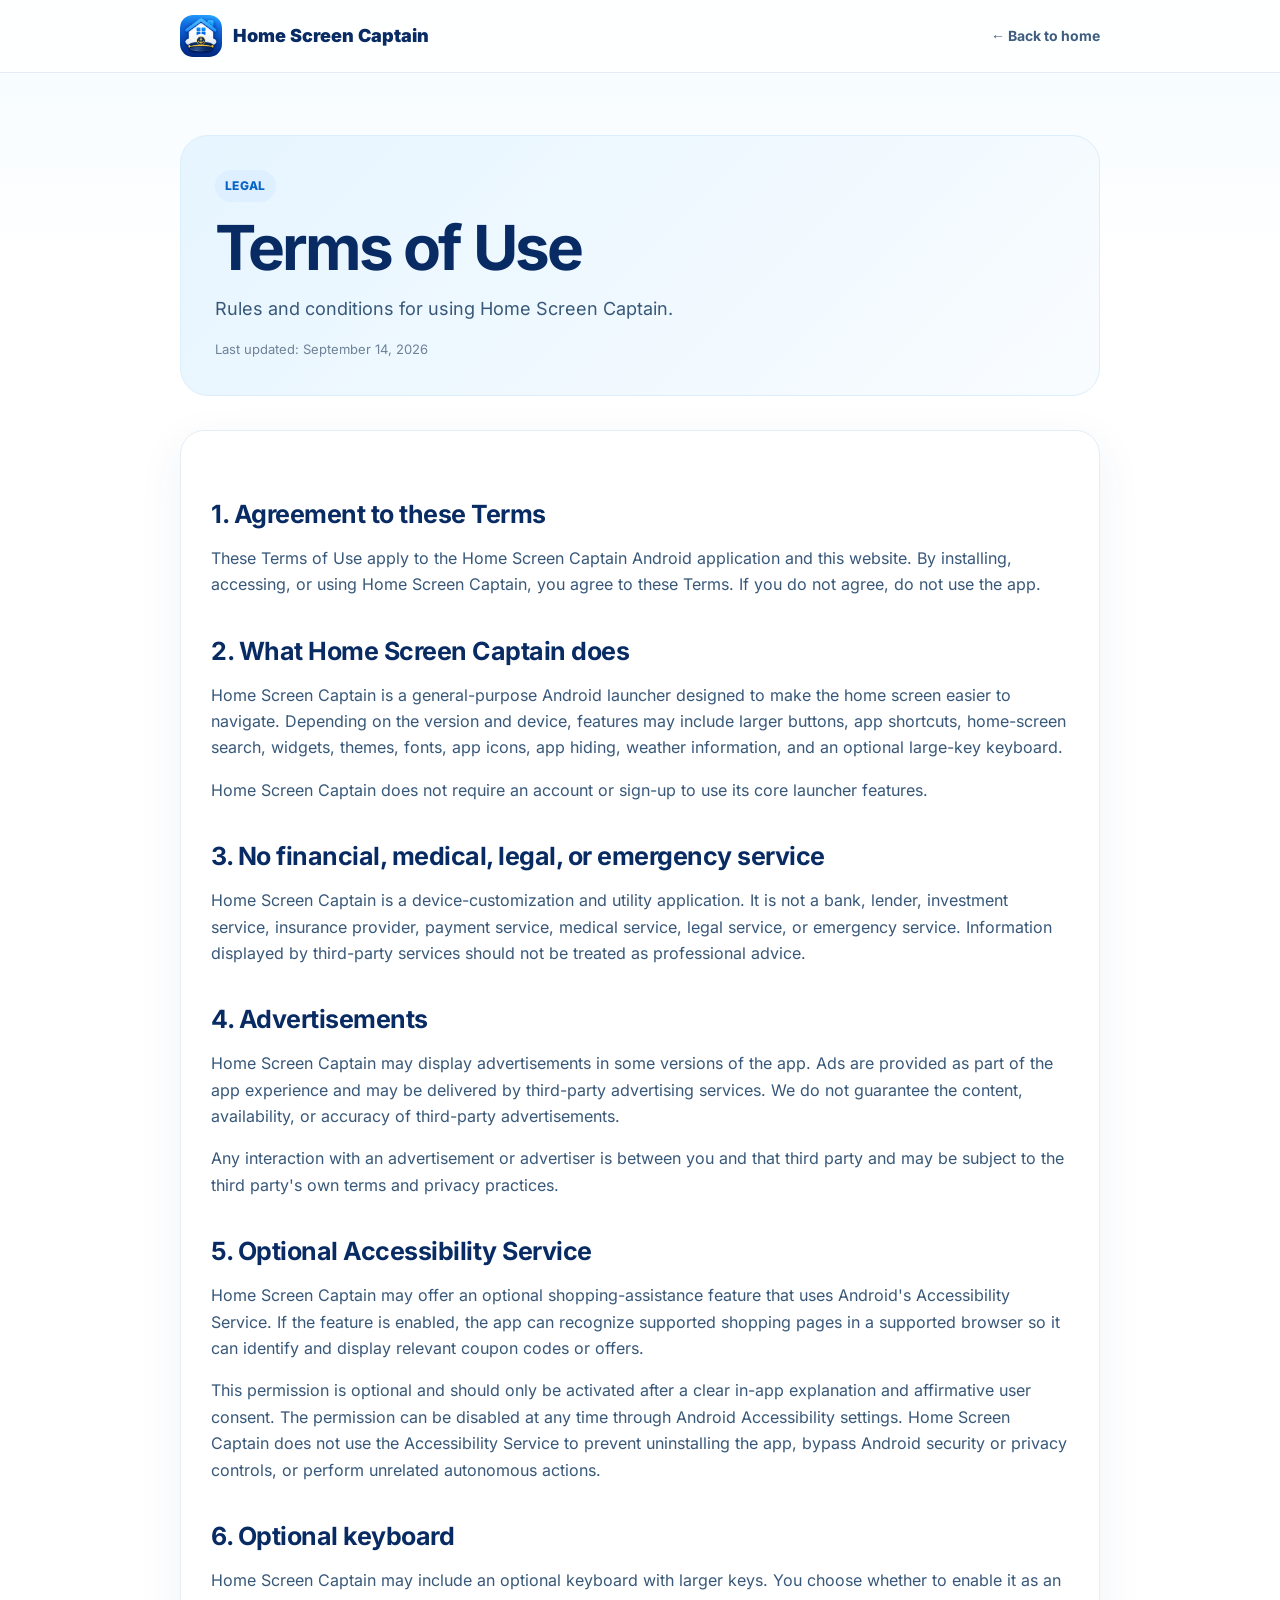
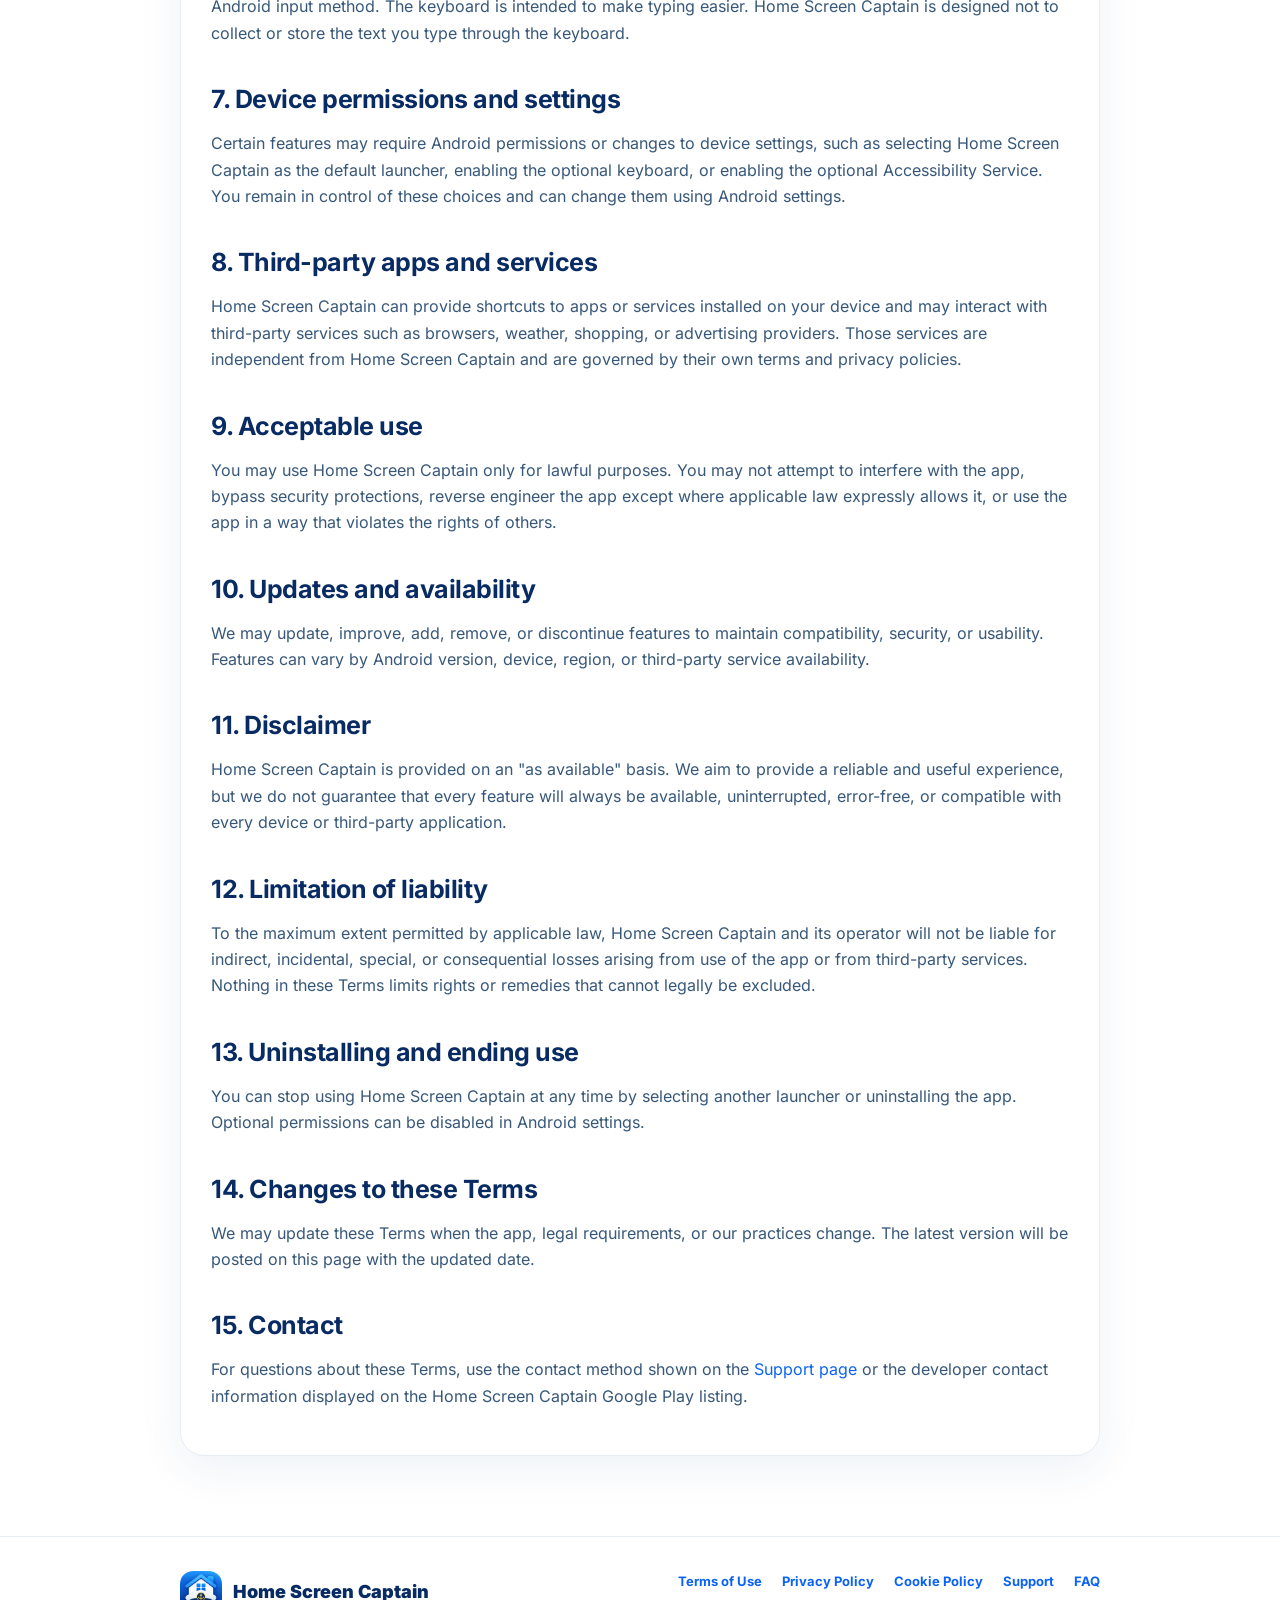
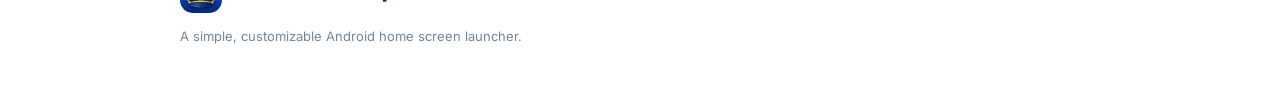
<file: terms.html>
<!doctype html>
<html lang="en">
<head>
  <meta charset="utf-8">
  <meta name="viewport" content="width=device-width,initial-scale=1">
  <meta name="theme-color" content="#0b63f6">
  <meta name="description" content="Terms of Use for the Home Screen Captain Android app and website.">
  <title>Terms of Use | Home Screen Captain</title>
  <link rel="canonical" href="https://homescreencaptain.com/terms">
  <link rel="icon" href="/assets/favicon.png" type="image/png">
  <link rel="apple-touch-icon" href="/assets/apple-touch-icon.png">
  <link rel="stylesheet" href="/assets/fonts.css">
  <link rel="stylesheet" href="/assets/legal.css">
</head>
<body>
<header>
  <div class="wrap nav">
    <a class="brand" href="/">
      <img src="/assets/app-icon.png" alt="Home Screen Captain app icon">
      <span>Home Screen Captain</span>
    </a>
    <a class="back" href="/">← Back to home</a>
  </div>
</header>
<main>
  <div class="wrap">
    <section class="hero">
      <div class="kicker">Legal</div>
      <h1>Terms of Use</h1>
      <p class="lead">Rules and conditions for using Home Screen Captain.</p>
      <div class="updated">Last updated: September 14, 2026</div>
    </section>
    <article class="card">
      
<h2>1. Agreement to these Terms</h2>
<p>These Terms of Use apply to the Home Screen Captain Android application and this website. By installing, accessing, or using Home Screen Captain, you agree to these Terms. If you do not agree, do not use the app.</p>

<h2>2. What Home Screen Captain does</h2>
<p>Home Screen Captain is a general-purpose Android launcher designed to make the home screen easier to navigate. Depending on the version and device, features may include larger buttons, app shortcuts, home-screen search, widgets, themes, fonts, app icons, app hiding, weather information, and an optional large-key keyboard.</p>

<p>Home Screen Captain does not require an account or sign-up to use its core launcher features.</p>

<h2>3. No financial, medical, legal, or emergency service</h2>
<p>Home Screen Captain is a device-customization and utility application. It is not a bank, lender, investment service, insurance provider, payment service, medical service, legal service, or emergency service. Information displayed by third-party services should not be treated as professional advice.</p>

<h2>4. Advertisements</h2>
<p>Home Screen Captain may display advertisements in some versions of the app. Ads are provided as part of the app experience and may be delivered by third-party advertising services. We do not guarantee the content, availability, or accuracy of third-party advertisements.</p>

<p>Any interaction with an advertisement or advertiser is between you and that third party and may be subject to the third party's own terms and privacy practices.</p>

<h2>5. Optional Accessibility Service</h2>
<p>Home Screen Captain may offer an optional shopping-assistance feature that uses Android's Accessibility Service. If the feature is enabled, the app can recognize supported shopping pages in a supported browser so it can identify and display relevant coupon codes or offers.</p>

<p>This permission is optional and should only be activated after a clear in-app explanation and affirmative user consent. The permission can be disabled at any time through Android Accessibility settings. Home Screen Captain does not use the Accessibility Service to prevent uninstalling the app, bypass Android security or privacy controls, or perform unrelated autonomous actions.</p>

<h2>6. Optional keyboard</h2>
<p>Home Screen Captain may include an optional keyboard with larger keys. You choose whether to enable it as an Android input method. The keyboard is intended to make typing easier. Home Screen Captain is designed not to collect or store the text you type through the keyboard.</p>

<h2>7. Device permissions and settings</h2>
<p>Certain features may require Android permissions or changes to device settings, such as selecting Home Screen Captain as the default launcher, enabling the optional keyboard, or enabling the optional Accessibility Service. You remain in control of these choices and can change them using Android settings.</p>

<h2>8. Third-party apps and services</h2>
<p>Home Screen Captain can provide shortcuts to apps or services installed on your device and may interact with third-party services such as browsers, weather, shopping, or advertising providers. Those services are independent from Home Screen Captain and are governed by their own terms and privacy policies.</p>

<h2>9. Acceptable use</h2>
<p>You may use Home Screen Captain only for lawful purposes. You may not attempt to interfere with the app, bypass security protections, reverse engineer the app except where applicable law expressly allows it, or use the app in a way that violates the rights of others.</p>

<h2>10. Updates and availability</h2>
<p>We may update, improve, add, remove, or discontinue features to maintain compatibility, security, or usability. Features can vary by Android version, device, region, or third-party service availability.</p>

<h2>11. Disclaimer</h2>
<p>Home Screen Captain is provided on an "as available" basis. We aim to provide a reliable and useful experience, but we do not guarantee that every feature will always be available, uninterrupted, error-free, or compatible with every device or third-party application.</p>

<h2>12. Limitation of liability</h2>
<p>To the maximum extent permitted by applicable law, Home Screen Captain and its operator will not be liable for indirect, incidental, special, or consequential losses arising from use of the app or from third-party services. Nothing in these Terms limits rights or remedies that cannot legally be excluded.</p>

<h2>13. Uninstalling and ending use</h2>
<p>You can stop using Home Screen Captain at any time by selecting another launcher or uninstalling the app. Optional permissions can be disabled in Android settings.</p>

<h2>14. Changes to these Terms</h2>
<p>We may update these Terms when the app, legal requirements, or our practices change. The latest version will be posted on this page with the updated date.</p>

<h2>15. Contact</h2>
<p>For questions about these Terms, use the contact method shown on the <a href="/support">Support page</a> or the developer contact information displayed on the Home Screen Captain Google Play listing.</p>

    </article>
  </div>
</main>
<footer>
  <div class="wrap footer">
    <div>
      <a class="brand" href="/">
        <img src="/assets/app-icon.png" alt="">
        <span>Home Screen Captain</span>
      </a>
      <p class="small">A simple, customizable Android home screen launcher.</p>
    </div>
    <div class="footer-links">
      <a href="/terms">Terms of Use</a>
      <a href="/privacy">Privacy Policy</a>
      <a href="/cookies">Cookie Policy</a>
      <a href="/support">Support</a>
      <a href="/faq">FAQ</a>
    </div>
  </div>
</footer>
</body>
</html>
</file>
<file: assets/fonts.css>
@font-face {
  font-family: Inter;
  font-style: normal;
  font-weight: 400;
  font-display: swap;
  src: url("/assets/fonts/inter-400.woff2") format("woff2");
}

@font-face {
  font-family: Inter;
  font-style: normal;
  font-weight: 700;
  font-display: swap;
  src: url("/assets/fonts/inter-700.woff2") format("woff2");
}

@font-face {
  font-family: Inter;
  font-style: normal;
  font-weight: 800;
  font-display: swap;
  src: url("/assets/fonts/inter-800.woff2") format("woff2");
}

@font-face {
  font-family: Inter;
  font-style: normal;
  font-weight: 900;
  font-display: swap;
  src: url("/assets/fonts/inter-900.woff2") format("woff2");
}
</file>
<file: assets/legal.css>
:root{
  --ink:#092b63;
  --ink2:#3e5d7f;
  --blue:#0b63f6;
  --sky:#eef8ff;
  --line:#e4edf6;
  --card:#fff;
  --max:920px;
}
*{box-sizing:border-box}
html{scroll-behavior:smooth}
body{
  margin:0;
  font-family:Inter,ui-sans-serif,-apple-system,BlinkMacSystemFont,"Segoe UI",Roboto,Helvetica,Arial,sans-serif;
  color:var(--ink);
  background:linear-gradient(180deg,#f3fbff 0,#fff 260px);
  line-height:1.65;
  -webkit-font-smoothing:antialiased;
}
a{color:var(--blue);text-decoration:none}
a:hover{text-decoration:underline}
img{display:block;max-width:100%}
.wrap{width:min(var(--max),calc(100% - 36px));margin:0 auto}
header{
  position:sticky;top:0;z-index:10;
  background:rgba(255,255,255,.9);
  backdrop-filter:blur(18px);
  border-bottom:1px solid var(--line);
}
.nav{
  min-height:72px;display:flex;align-items:center;justify-content:space-between;gap:20px
}
.brand{display:flex;align-items:center;gap:11px;color:var(--ink);font-weight:850;font-size:18px}
.brand:hover{text-decoration:none}
.brand img{width:42px;height:42px;border-radius:13px}
.back{
  display:inline-flex;align-items:center;gap:8px;
  color:var(--ink2);font-weight:700;font-size:14px
}
main{padding:62px 0 80px}
.hero{
  margin-bottom:34px;padding:34px;border-radius:28px;
  background:linear-gradient(135deg,#e6f5ff,#f9fcff);
  border:1px solid #dceefa;
}
.kicker{
  display:inline-block;padding:6px 10px;border-radius:999px;
  background:#deefff;color:#0865c7;font-size:12px;font-weight:800;
  letter-spacing:.03em;text-transform:uppercase;margin-bottom:14px
}
h1{font-size:clamp(38px,6vw,62px);line-height:1.03;letter-spacing:-.045em;margin:0 0 14px}
h2{font-size:25px;line-height:1.2;letter-spacing:-.02em;margin:38px 0 12px}
h3{font-size:18px;margin:26px 0 8px}
p,li{color:#385879}
.lead{font-size:18px;max-width:760px;margin:0}
.updated{margin-top:16px;color:#6f8297;font-size:13px}
.card{
  background:#fff;border:1px solid var(--line);border-radius:24px;
  padding:30px;box-shadow:0 14px 45px rgba(11,70,140,.07)
}
ul,ol{padding-left:22px}
li+li{margin-top:8px}
.notice{
  margin:24px 0;padding:18px 20px;border-radius:16px;
  background:#f6faff;border:1px solid #dcecff;color:#315678
}
.notice strong{color:var(--ink)}
.faq{display:grid;gap:12px}
details{
  border:1px solid var(--line);background:#fff;border-radius:17px;padding:0 18px
}
summary{cursor:pointer;padding:18px 0;font-weight:800;color:var(--ink)}
details p{margin:0 0 18px}
.support-grid{display:grid;grid-template-columns:repeat(2,minmax(0,1fr));gap:18px}
.support-box{border:1px solid var(--line);border-radius:20px;padding:22px;background:#fff}
.support-box h3{margin-top:0}
footer{border-top:1px solid var(--line);padding:34px 0 44px;background:#fff}
.footer{
  display:flex;justify-content:space-between;align-items:flex-start;gap:30px;flex-wrap:wrap
}
.footer-links{display:flex;gap:16px 20px;flex-wrap:wrap;font-size:13px;font-weight:700}
.small{font-size:13px;color:#73869a;max-width:520px}
@media(max-width:650px){
  main{padding-top:38px}
  .hero,.card{padding:24px}
  .support-grid{grid-template-columns:1fr}
  .brand span{font-size:15px}
}
</file>
